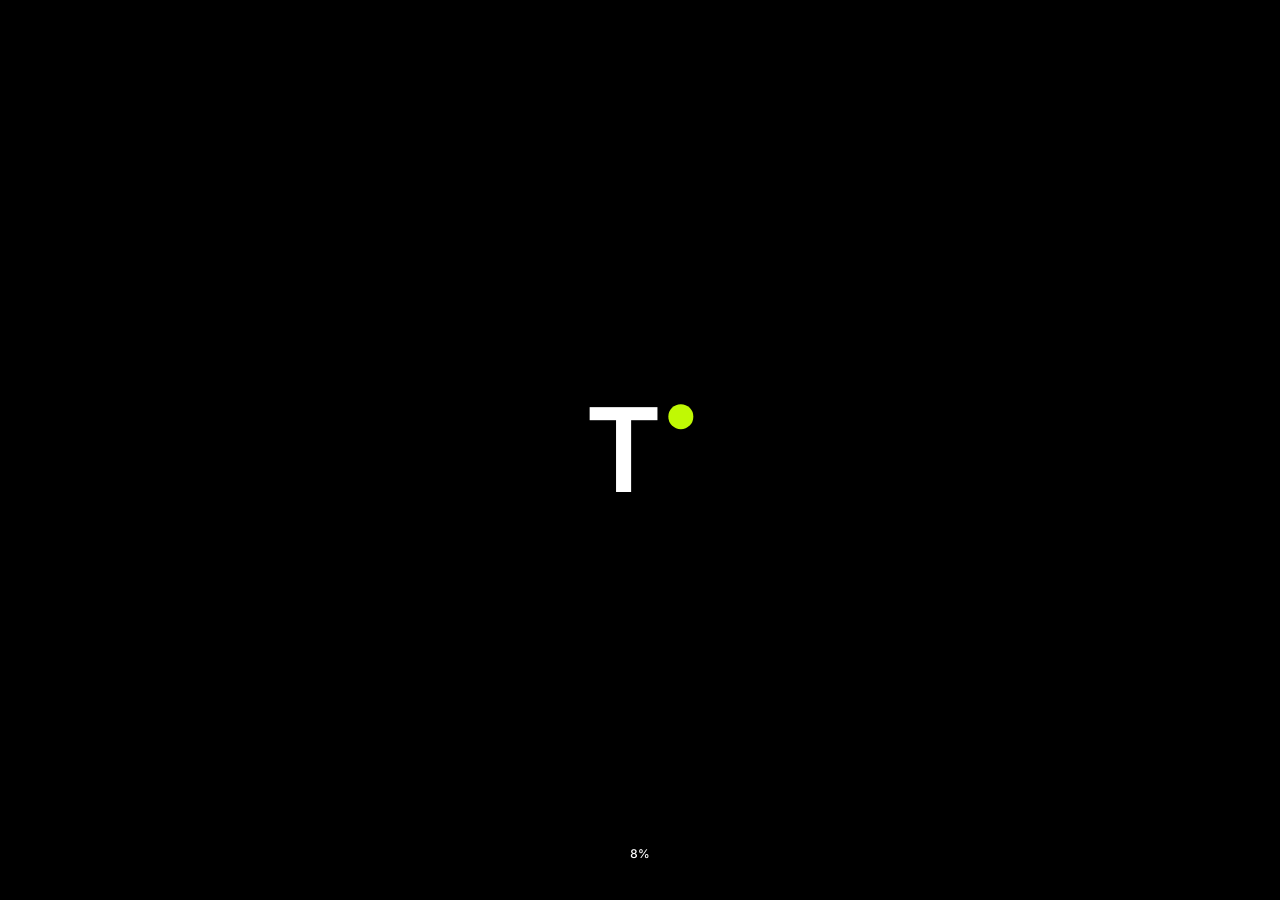
<file: first-motion/index.html>
<!doctype html><html><head><meta charset=utf8><meta name=viewport content="width=device-width,initial-scale=1,viewport-fit=cover"><style>:root{color-scheme:light;box-sizing:border-box;padding-top:env(safe-area-inset-top,0px);padding-bottom:env(safe-area-inset-bottom,0px)}html{scroll-padding-top:env(safe-area-inset-top,0px)}body{margin:0;padding:0;font:14px -apple-system,BlinkMacSystemFont,sans-serif;background:#fff;color:#000}img{max-width:100%}[hidden]:not([hidden=until-found i]){display:none!important}</style></head><body>
<title>TIDELINE First Motion</title>
<meta name="description" content="TIDELINE — a week of beginner-friendly surf lessons, ocean air and good company. Catch your first wave.">
<link rel="preconnect" href="https://fonts.googleapis.com">
<link rel="preconnect" href="https://fonts.gstatic.com" crossorigin>
<link rel="stylesheet" href="https://fonts.googleapis.com/css2?family=Archivo:wght@800&family=Inter:wght@400;500;600&display=swap">
<link rel="stylesheet" href="styles.css">
<script>document.documentElement.classList.add("js-intro")</script>
<main class="viewport" id="viewport">
  <section class="stage" id="stage" aria-label="TIDELINE — first motion, a beginner surf camp">

    <!-- the picture covers the whole screen; the text keeps the design layout, top and bottom rows stick to the screen edges -->
    <div class="scene">
    <!-- 381:130 · the photo, animated in Kling AI: the film opens under water and rises onto the photo -->
    <img class="layer photo" id="photo" src="assets/photo.jpg" width="1920" height="1080" alt="A surfer with a blue board stands on a dark rock while a wave breaks over it under a grey sky">
    <!-- two players take turns so the film runs without a break: each lap dissolves into the next -->
    <div class="films">
      <video class="film" id="filmA" width="1920" height="1080" muted playsinline preload="auto" aria-hidden="true"></video>
      <video class="film" id="filmB" width="1920" height="1080" muted playsinline preload="auto" aria-hidden="true"></video>
    </div>
    <!-- 381:131 · grunge texture, lighten 18% -->
    <img class="layer texture" src="assets/texture.jpg" width="1920" height="1080" alt="" aria-hidden="true">
    </div>

    <!-- 381:180 · Заголовок + текст: one block, placed in percent of the screen by its centre -->
    <div class="grp grp--head" data-ax="49" data-ay="563" data-fixed="1">
    <h1 class="headline" aria-label="First motion">
      <!-- a faint plain-white copy under FIRST: the overlay never goes dark over the rock, it stays a see-through white -->
      <span class="hd hd--first-base js-hide" id="firstBase" style="left:29px; top:290px" aria-hidden="true">FIRST</span>
      <span class="hd hd--first js-hide" id="first" style="left:29px; top:290px" aria-hidden="true">FIRST</span>
      <span class="hd hd--motion js-hide" id="motion" style="left:192px; top:498px" aria-hidden="true">MOTI<span class="o-ghost">O</span>N</span>
    </h1>
    <!-- 381:186 · the lime brush Ø, painted stroke by stroke -->
    <div class="lime-o js-hide" id="limeO" style="left:797px; top:418px" aria-hidden="true">
      <svg width="419" height="419" viewBox="0 0 419 419">
        <defs>
          <mask id="oMask" maskUnits="userSpaceOnUse" x="0" y="0" width="419" height="419">
            <path id="oRing" fill="none" stroke="#fff" stroke-width="80" stroke-linecap="round" stroke-linejoin="round" pathLength="1" stroke-dasharray="1 1" stroke-dashoffset="1" d=""/>
            <path id="oSlash" fill="none" stroke="#fff" stroke-width="46" stroke-linecap="round" pathLength="1" stroke-dasharray="1 1" stroke-dashoffset="1" d="M70 400 L392 14"/>
          </mask>
        </defs>
        <image href="assets/lime-o.png" width="419" height="419" mask="url(#oMask)"/>
      </svg>
      <img class="lime-o__full" id="limeFull" src="assets/lime-o.png" width="419" height="419" alt="">
      <span class="lime-o__drops" id="limeDrops"></span>
    </div>
    <p class="t deco js-hide" data-type="wave study / 001" style="left:1180px; top:507px">wave study / 001</p>
    <p class="t deco js-hide" data-type="level 01: beginner" style="left:49px; top:297px">level 01: beginner</p>
    </div>

    <!-- 381:187 · Декоративний текст -->

    <!-- 381:132 · Хедер -->
    <header class="head">
      <div class="pin pin--tl pin--front" data-ax="49" data-ay="25">
      <a class="logo" href="#top" style="left:49px; top:25px"><span class="logo__word">TIDELINE</span><span class="logo__dot">.</span></a>
      </div>
      <div class="pin pin--tr" data-ax="1354" data-ay="25">
      <nav class="menu" aria-label="Main" style="left:1354px; top:46px">
        <a class="js-hide" href="#lessons">SURF LESSONS</a>
        <a class="js-hide" href="#faq">FAQ</a>
        <a class="js-hide" href="#stay">WHERE WE STAY</a>
        <a class="js-hide" href="#contacts">CONTACTS</a>
      </nav>
      </div>
      <!-- the button keeps the top-right corner -->
      <div class="pin pin--tr" data-ax="1870" data-ay="25">
      <a class="cta js-hide" href="#book" style="left:1626px; top:51px">
        <svg class="cta__brackets" width="204" height="48" viewBox="0 0 204 48" fill="none" aria-hidden="true">
          <path class="cta__b cta__b--bottom" d="M203.5 36V47.5H0.5V36" stroke="currentColor"/>
          <path class="cta__b cta__b--top" d="M0.5 12V0.5H203.5V12" stroke="currentColor"/>
        </svg>
        <span class="cta__txt">BOOK YOUR WEEK</span>
        <svg class="cta__box" width="42" height="48" viewBox="0 0 42 48" fill="none" aria-hidden="true">
          <path class="cta__b cta__b--top" d="M0 0.5H41V12" stroke="currentColor"/>
          <path class="cta__b cta__b--bottom" d="M0 47.5H41V36" stroke="currentColor"/>
        </svg>
        <svg class="cta__arrow" width="16" height="15" viewBox="0 0 16 15" fill="none" aria-hidden="true">
          <path d="M0.499125 14.2491L15.0129 1.30737M14.4991 11.749L15.0129 1.30737L4.49915 0.749023" stroke="currentColor" stroke-width="1.5"/>
        </svg>
      </a>
      </div>
    </header>

    <!-- 381:148 · Футер -->
    <footer class="foot">
      <div class="pin pin--b" data-ax="430" data-ay="1080" data-follow="head">
      <span class="hd hd--o js-hide" id="footO" style="left:430px; top:939px" aria-hidden="true">O</span>
      </div>
      <div class="pin pin--bl" data-ax="49" data-ay="1034">
      <div class="bullets" style="left:48px; top:951px" aria-hidden="true">
        <span class="bullet js-hide">.</span><span class="bullet js-hide">.</span><span class="bullet js-hide">.</span>
      </div>
      <ul class="facts" style="left:64px; top:968px">
        <li class="js-hide">7 DAYS</li>
        <li class="js-hide">BEGINNER SURF CAMP</li>
        <li class="js-hide">20-35 AGES</li>
      </ul>
      </div>
      <p class="sr-only">A week of beginner-friendly surf lessons, ocean air, and good company. We'll help you catch your first wave, find your balance and feel more confident in the water.</p>
      <div class="pin pin--br" data-ax="1354" data-ay="1034">
      <div class="para" aria-hidden="true">
        <span class="w js-hide" style="left:1354px; top:946px">A week </span>
        <span class="w js-hide" style="left:1455px; top:946px">of   beginner-friendly </span>
        <span class="w js-hide" style="left:1722px; top:946px">surf </span>
        <span class="w js-hide" style="left:1802px; top:946px">lessons, </span>
        <span class="w js-hide" style="left:1353px; top:968px">ocean air,</span>
        <span class="w js-hide" style="left:1466px; top:968px">and good </span>
        <span class="w js-hide" style="left:1597px; top:968px">company.</span>
        <span class="w js-hide" style="left:1753px; top:968px">We'll </span>
        <span class="w js-hide" style="left:1834px; top:968px">help </span>
        <span class="w js-hide" style="left:1354px; top:990px">you catch </span>
        <span class="w js-hide" style="left:1516px; top:990px">your first </span>
        <span class="w js-hide" style="left:1629px; top:990px">wave,</span>
        <span class="w js-hide" style="left:1714px; top:990px">find   your balance</span>
        <span class="w js-hide" style="left:1353px; top:1012px">and</span>
        <span class="w js-hide" style="left:1438px; top:1012px">feel     more</span>
        <span class="w js-hide" style="left:1623px; top:1012px">confident</span>
        <span class="w js-hide" style="left:1769px; top:1012px">in the water</span>
      </div>
      </div>
    </footer>

    <!-- loading screen: on black, the T of TIDELINE and its lime dot; as the film loads the T moves left
         and the name is written out between them; the percent below. About 3 seconds. -->
    <div class="ld" id="ld" aria-hidden="true">
      <div class="ld-bg" id="ldBg"></div>
      <div class="grp ld-ui" data-ax="960" data-ay="540" data-fixed="1">
        <div class="ld-tm"><span class="ld-t" id="ldT">TIDELINE</span></div>
        <span class="ld-dot" id="ldDot"></span>
      </div>
      <div class="grp ld-ui" data-ax="960" data-ay="1034">
        <p class="ld-pct" id="ldPct" style="left:860px; top:1012px">0%</p>
      </div>
    </div>
    <span class="sr-only" role="status" id="ldA11y">Loading</span>
  </section>
</main>
<script src="main.js"></script>

</body></html>
</file>
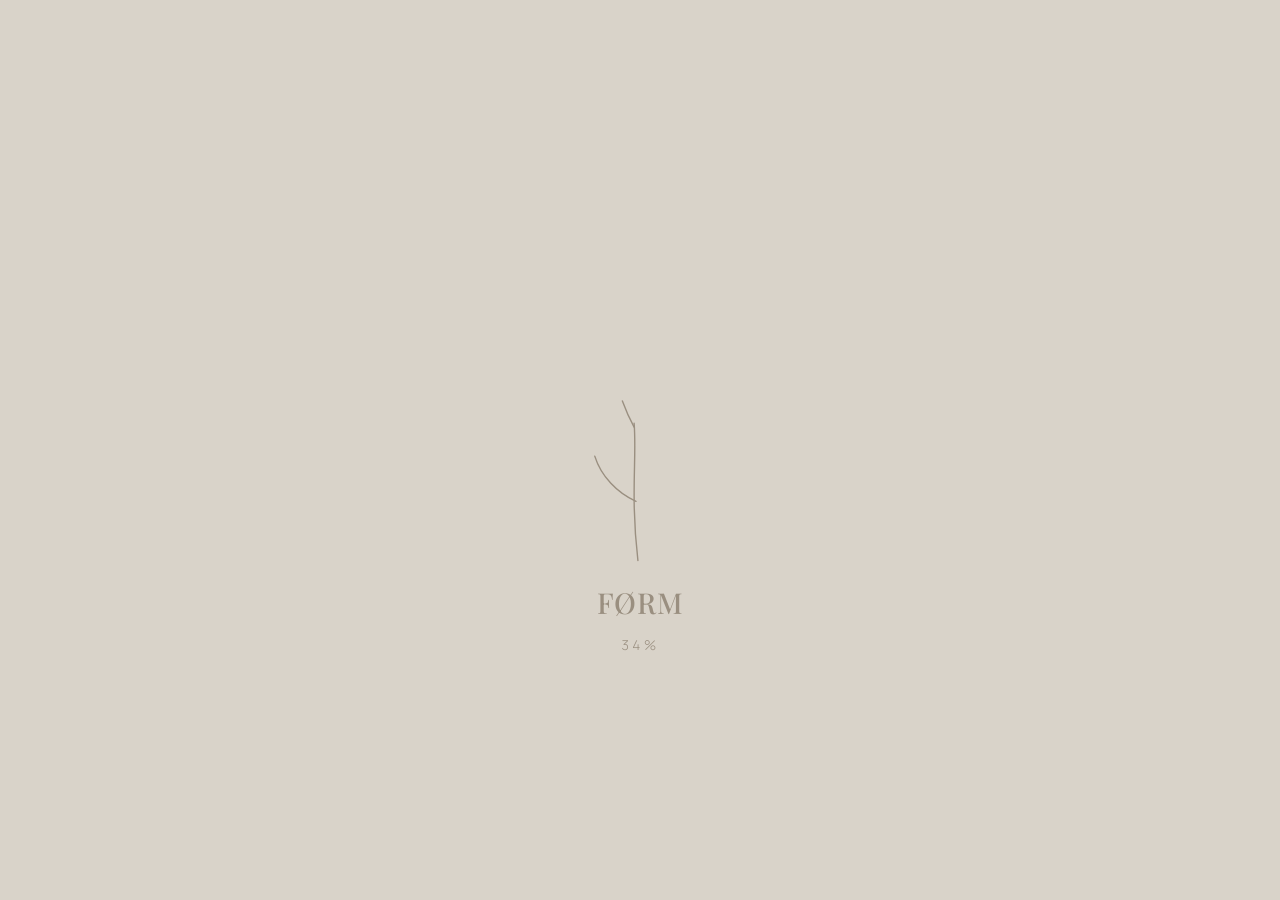
<file: form/index.html>
<!doctype html><html><head><meta charset=utf8><meta name=viewport content="width=device-width,initial-scale=1,viewport-fit=cover"><style>:root{color-scheme:light;box-sizing:border-box;padding-top:env(safe-area-inset-top,0px);padding-bottom:env(safe-area-inset-bottom,0px)}html{scroll-padding-top:env(safe-area-inset-top,0px)}body{margin:0;padding:0;font:14px -apple-system,BlinkMacSystemFont,sans-serif;background:#fff;color:#000}img{max-width:100%}[hidden]:not([hidden=until-found i]){display:none!important}</style></head><body>
<title>FØRM Skincare</title>
<meta name="description" content="FØRM — skincare for sensitive skin. Concise formulas, clear ingredients, purposeful daily care.">
<link rel="preconnect" href="https://fonts.googleapis.com">
<link rel="preconnect" href="https://fonts.gstatic.com" crossorigin>
<link rel="stylesheet" href="https://fonts.googleapis.com/css2?family=Manrope:wght@300;400;600;700&family=Playfair+Display:wght@400;500;600&display=swap">
<link rel="stylesheet" href="styles.css">
<script>document.documentElement.classList.add("js-intro")</script>
<main class="viewport" id="viewport">
  <!-- the film and the headline, drawn at the screen's own pixels (sharp text) -->
  <canvas class="film-gl" id="filmGL" aria-hidden="true"></canvas>
  <section class="stage" id="stage" aria-label="FØRM — skincare for sensitive skin">

    <!-- 427:30 · the picture: our film of the photo (she blinks, the calla lies on the ledge), her at 90 % on
         the bottom edge. The film is 2560×1440 (the Figma frame in the middle, wall and ledge around it) and carries
         a matte of her head below the picture: the canvas draws the film and puts the headline behind her hair. -->
    <div class="scene" id="scene">
      <div class="film-box">
        <video class="film" id="filmA" width="2560" height="1952" muted playsinline preload="auto" aria-label="A woman with wet red curls rests her cheek on her hand beside two dew me face cream tubes; a white calla lily lies on the ledge"></video>
        <video class="film" id="filmB" width="2560" height="1952" muted playsinline loop preload="auto" aria-hidden="true"></video>
      </div>
      <canvas class="fx" id="fx" aria-hidden="true"></canvas>
    </div>

    <!-- 475:48 · headline (drawn in the film, behind her hair) -->
    <h1 class="sr-only">Made for skin that feels more</h1>

    <div class="cursor" id="cursor" aria-hidden="true"></div>

    <!-- 427:59 · logo -->
    <div class="grp" data-ax="960" data-ay="50">   <!-- Figma 522:17 · Playfair SemiBold 35, centred on 960.5 as in Figma (web glyphs are ~4px wider) -->
      <a class="logo js-in" href="#top" style="left:907px; top:37px">FØRM</a>
    </div>
    <!-- 427:60 · menu -->
    <nav aria-label="Main">
      <!-- Figma 522:18 · Our approach in the logo's old place -->
      <div class="grp" data-ax="48" data-ay="44">
        <a class="t t--nav js-in" href="#approach" style="left:48px; top:44px">Our approach </a>
      </div>
      <!-- Figma 522:21 · 522:22 -->
      <div class="grp" data-ax="443" data-ay="44">
        <a class="t t--nav js-in" href="#skin-guide" style="left:443px; top:44px">Skin guide</a>
        <a class="t t--nav js-in" href="#ingredients" style="left:443px; top:67px">Ingredients</a>
      </div>
    </nav>
    <!-- 427:52 · contact + menu button -->
    <div class="grp" data-ax="1583" data-ay="50">
      <a class="contact js-in" href="#contact" style="left:1583px; top:50px"><span>Contact us</span></a>
      <button class="burger js-in" type="button" aria-label="Open menu" style="left:1810px; top:58px">
        <svg width="60" height="17" viewBox="0 0 60 17" fill="none" aria-hidden="true">
          <line class="burger__l1" y1="1" x2="60" y2="1" stroke="currentColor"/>
          <line class="burger__l2" y1="16" x2="60" y2="16" stroke="currentColor"/>
        </svg>
      </button>
    </div>

    <!-- 474:47 · product card -->
    <div class="grp" data-ax="50" data-ay="608">
      <a class="card js-in" href="#dew-me" style="left:50px; top:539px">
        <span class="card__pic"><img src="assets/tube.png" width="88" height="143" alt="dew me hydrating face cream, black tube"></span>
        <span class="card__body">
          <span class="card__text">
            <span class="card__title">Dew me</span>
            <span class="card__desc">A gentle everyday formula designed for sensitive skin</span>
          </span>
          <span class="card__row">
            <span class="card__size">30 servings</span>
            <span class="card__go" aria-hidden="true">
              <svg width="12" height="19" viewBox="-1 -1.25 11.5 19" fill="none"><path d="M0 0L9.5 8L0 16.5" stroke="currentColor"/></svg>
            </span>
          </span>
        </span>
      </a>
    </div>

    <!-- 427:48 -->
    <div class="grp" data-ax="50" data-ay="1032">
      <p class="t t--body js-words" style="left:50px; top:932px; width:394px">Sensitive skin deserves thoughtful care. We focus on concise formulas,
clear ingredients, and purposeful
daily care so you can understand you 
routine, not guess</p>
    </div>

    <!-- 486:63 · Shop now -->
    <div class="grp" data-ax="1583" data-ay="1030">   <!-- Figma 522:41 -->
      <a class="shop js-in" href="#shop" style="left:1583px; top:988px">
        <span class="shop__txt">Shop now</span>
        <svg class="shop__arrow" width="28" height="19" viewBox="-0.9 -0.9 27.3 18.3" fill="none" aria-hidden="true">
          <path d="M25 8H0" stroke="currentColor" stroke-width="1.8" stroke-linecap="round"/>
          <path d="M17.27 0L25.5 8L17.27 16.5" stroke="currentColor" stroke-width="1.8" stroke-linecap="round" stroke-linejoin="round"/>
        </svg>
      </a>
    </div>
  </section>

  <!-- loading screen: a calla lily drawn in one line, a drop of cream, a ripple that opens the page -->
  <div class="loader" id="loader" role="status" aria-live="polite" aria-label="Loading">
    <div class="loader__inner">
      <svg class="loader__lily" id="loaderLily" viewBox="0 0 220 340" fill="none" aria-hidden="true">
        <path class="ln ln--stem" pathLength="1" d="M104 186 C 107 222, 100 262, 108 330"/>
        <path class="ln ln--leaf" pathLength="1" d="M106 268 C 84 258, 66 238, 61 214 C 84 222, 100 242, 106 268"/>
        <path class="ln ln--leafvein" pathLength="1" d="M104 262 C 90 250, 77 236, 68 222"/>
        <path class="ln ln--spathe" pathLength="1" d="M104 190 C 92 168, 80 134, 80 104 C 80 78, 96 52, 124 38 C 140 30, 156 24, 168 14 C 164 34, 152 58, 140 78 C 136 110, 124 150, 104 190 Z"/>
        <path class="ln ln--fold" pathLength="1" d="M140 78 C 132 92, 120 100, 106 104 C 96 106, 86 106, 80 104"/>
        <path class="ln ln--curl" pathLength="1" d="M124 38 C 128 56, 134 68, 140 78"/>
        <path class="ln ln--spadix" pathLength="1" d="M104 152 C 102 132, 103 114, 108 98"/>
        <ellipse class="drop" id="drop" cx="168" cy="14" rx="0" ry="0"/>
        <ellipse class="ripple" id="ripple1" cx="168" cy="332" rx="0" ry="0"/>
        <ellipse class="ripple" id="ripple2" cx="168" cy="332" rx="0" ry="0"/>
      </svg>
      <p class="loader__brand">FØRM</p>
      <p class="loader__count"><span id="loaderNum">0</span>%</p>
    </div>
  </div>
</main>
<script src="main.js"></script>

</body></html>
</file>
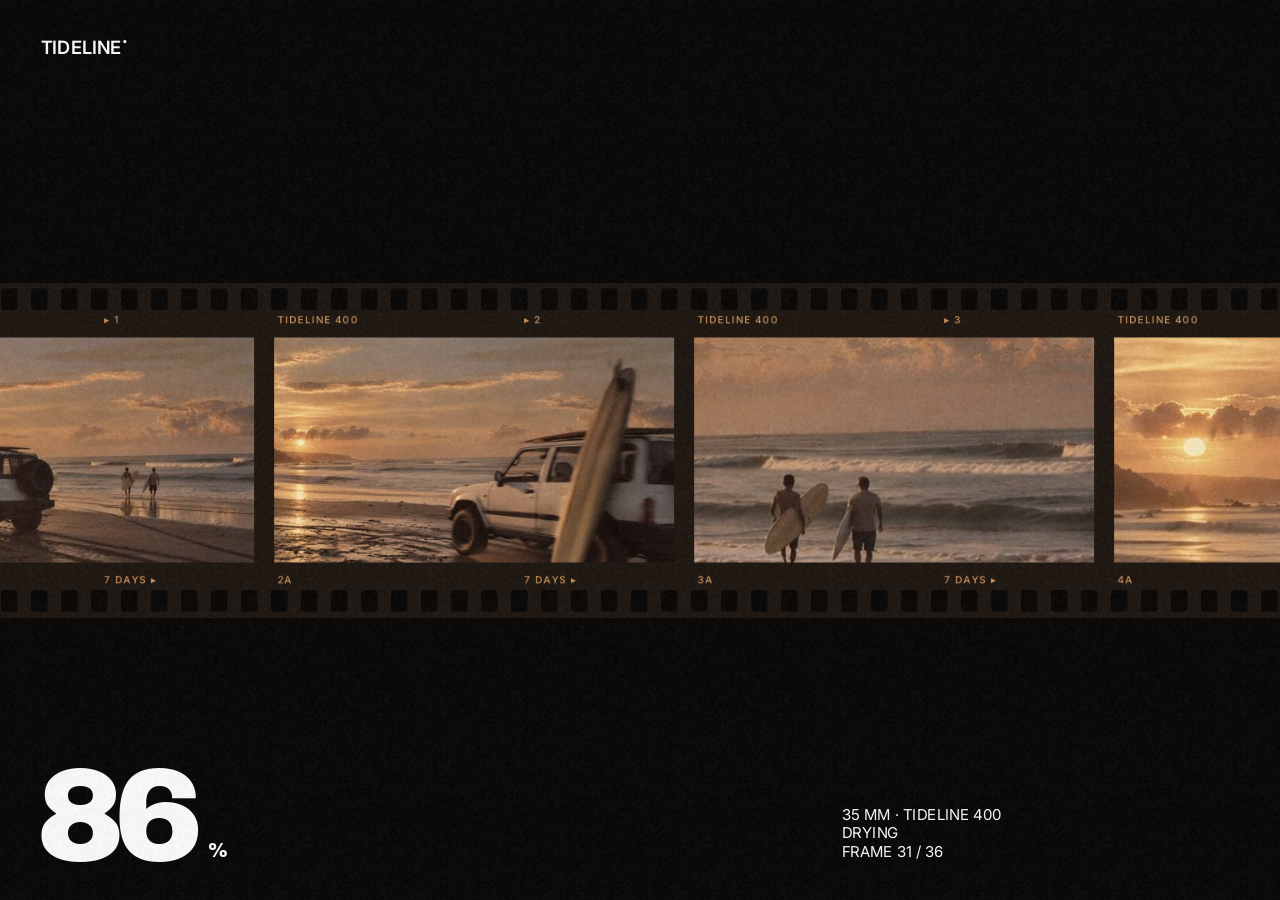
<file: tideline/index.html>
<!doctype html><html><head><meta charset=utf8><meta name=viewport content="width=device-width,initial-scale=1,viewport-fit=cover"><style>:root{color-scheme:light;box-sizing:border-box;padding-top:env(safe-area-inset-top,0px);padding-bottom:env(safe-area-inset-bottom,0px)}html{scroll-padding-top:env(safe-area-inset-top,0px)}body{margin:0;padding:0;font:14px -apple-system,BlinkMacSystemFont,sans-serif;background:#fff;color:#000}img{max-width:100%}[hidden]:not([hidden=until-found i]){display:none!important}</style></head><body>
<title>TIDELINE Surf Parked</title>
<meta name="description" content="TIDELINE — a week of beginner-friendly surf lessons, ocean air and good company.">
<link rel="preconnect" href="https://fonts.googleapis.com">
<link rel="preconnect" href="https://fonts.gstatic.com" crossorigin>
<link rel="stylesheet" href="https://fonts.googleapis.com/css2?family=Archivo+Black&family=Archivo:wght@400&family=Inter:wght@400;500;600&display=swap">
<link rel="stylesheet" href="styles.css">
<link rel="stylesheet" href="loader.css">
<script>document.documentElement.classList.add("js-intro")</script>
<main class="viewport" id="viewport">
  <section class="stage" id="stage" aria-label="TIDELINE — beginner surf camp on the ocean">

    <!-- the film (Kling AI): the car stays parked, the waves roll in and two surfers walk to the sea.
         The file is 1920×1416: below the picture it carries the matte of the surfers, so they can be lifted
         in front of the headline in step with every frame. -->
    <!-- the picture covers the whole screen; text keeps the design's layout, top and bottom rows stick to the screen edges -->
    <div class="scene">
    <div class="film-box">
      <video class="film film--packed" id="film" poster="assets/poster_packed.jpg" width="1920" height="1416" muted playsinline loop preload="auto" aria-label="A white 4x4 with longboards parked on the beach at sunset while two surfers walk to the sea"></video>
    </div>
    </div>

    <!-- 338:46 · 338:47 -->
    <div class="pin pin--bl" data-ax="49" data-ay="1035">
    <p class="t t--seven" id="seven" style="left:43px; top:890px"><span class="seven__num">7</span> </p>
    <p class="t t--days js-in" style="left:124px; top:1009px">DAYS</p>
    </div>

    <!-- 323:39 · Заголовок -->
    <h1 class="headline" data-ax="1096" data-ay="440" aria-label="Start surfing here">
            <span class="hl hl--start" style="left:985.94px; top:180.49px; width:712.86px" aria-hidden="true">START</span>
      <span class="hl" style="left:493px; top:331px; width:958.72px" aria-hidden="true">SURFING</span>
      <span class="hl" style="left:843px; top:481px; width:589.4px" aria-hidden="true">HERE</span>
    </h1>

    <!-- 327:87 · Текст -->
    <div class="copy" data-ax="49" data-ay="245">
      <p class="t t--copy js-wash" style="right:1636px; top:215px">A week      of      beginner </p>
      <p class="t t--copy js-wash" style="right:1636px; top:235px">friendly  surf  lessons</p>
      <p class="t t--copy js-wash" style="right:1636px; top:255px"> ocean air AND</p>
      <p class="t t--copy js-wash" style="right:1439px; top:255px">good company</p>
      <p class="t t--copy t--copy3 js-wash" style="right:1157px; top:216px"> We'll help  you       catch
your
first wave</p>
    </div>

    <!-- 338:41 · Хедер -->
    <header class="head">
      <div class="pin pin--tl" data-ax="48" data-ay="31">
      <a class="logo js-in" href="#top" style="left:48px; top:31px"><span class="logo__word">TIDELINE</span><span class="logo__dot">.</span></a>
      </div>
      <div class="pin pin--tr" data-ax="1393" data-ay="31" data-hx="1096">
      <nav class="menu" aria-label="Main" style="left:1393px; top:51px">
        <a class="js-in" href="#lessons">SURF LESSONS</a>
        <a class="js-in" href="#faq">FAQ</a>
        <a class="js-in" href="#stay">WHERE WE STAY</a>
        <a class="js-in" href="#contacts">CONTACTS</a>
      </nav>
      </div>
      <!-- the button keeps its own place in the top-right corner, as before -->
      <div class="pin pin--tr" data-ax="1870" data-ay="31">
      <a class="cta js-in" href="#book" style="left:1625px; top:50px">
        <svg class="cta__brackets" width="204" height="48" viewBox="0 0 204 48" fill="none" aria-hidden="true">
          <path class="cta__b cta__b--bottom" d="M203.5 36V47.5H0.5V36" stroke="currentColor"/>
          <path class="cta__b cta__b--top" d="M0.5 12V0.5H203.5V12" stroke="currentColor"/>
        </svg>
        <span class="cta__txt">BOOK YOUR WEEK</span>
        <svg class="cta__box" width="42" height="48" viewBox="0 0 42 48" fill="none" aria-hidden="true">
          <path class="cta__b cta__b--top" d="M0 0.5H41V12" stroke="currentColor"/>
          <path class="cta__b cta__b--bottom" d="M0 47.5H41V36" stroke="currentColor"/>
        </svg>
        <svg class="cta__arrow" width="16" height="15" viewBox="0 0 16 15" fill="none" aria-hidden="true">
          <path d="M0.499125 14.2491L15.0129 1.30737M14.4991 11.749L15.0129 1.30737L4.49915 0.749023" stroke="currentColor" stroke-width="1.5"/>
        </svg>
      </a>
      </div>
    </header>

    <!-- 338:45 · Frame 19 -->
    <div class="pin pin--br" data-ax="1394" data-ay="1035" data-hx="1096">
    <div class="facts" style="left:1394px; top:967px">
      <p class="t t--fact js-wash">BEGINNER    SURF   CAMP</p>
      <p class="t t--fact js-wash">20-35  AGES</p>
      <p class="t t--fact js-wash">ALL LEVELS    WELCOME</p>
    </div>
    </div>

    
    <!-- film controls (added; not in the design) -->
    <!-- 346:92 · as in the frame, the car and the surfers stand in front of the headline -->
    <div class="scene">
    <img class="layer fg-car" id="fgCar" src="assets/car.png" width="785" height="629" alt="" style="left:180px; top:332px">
    <canvas class="layer fg-guys" id="fgGuys" width="380" height="330" aria-hidden="true" style="left:1180px; top:480px"></canvas>
    </div>

    <div class="pin pin--b" data-ax="960" data-ay="1035">
    <div class="film-ui" style="left:860px; top:1006px">
      <button class="film-btn" id="replayBtn" type="button" hidden>[ REPLAY ]</button>
    </div>
    </div>
    <button class="film-play" id="playBtn" type="button" hidden>[ PLAY THE FILM ]</button>
  </section>
</main>
<script src="loader.js"></script>
<script src="main.js"></script>

</body></html>
</file>
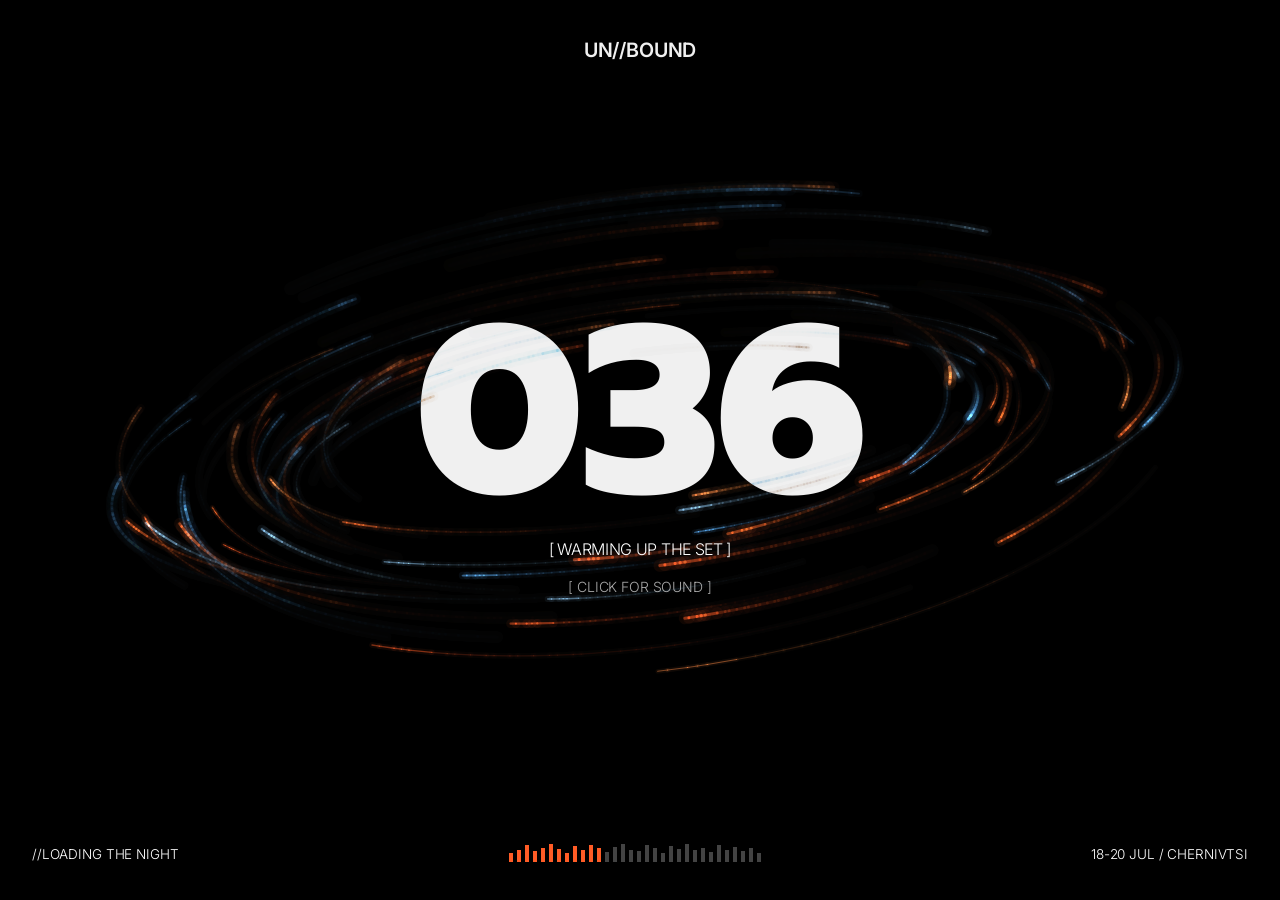
<file: unbound/index.html>
<!doctype html><html><head><meta charset=utf8><meta name=viewport content="width=device-width,initial-scale=1,viewport-fit=cover"><style>:root{color-scheme:light;box-sizing:border-box;padding-top:env(safe-area-inset-top,0px);padding-bottom:env(safe-area-inset-bottom,0px)}html{scroll-padding-top:env(safe-area-inset-top,0px)}body{margin:0;padding:0;font:14px -apple-system,BlinkMacSystemFont,sans-serif;background:#fff;color:#000}img{max-width:100%}[hidden]:not([hidden=until-found i]){display:none!important}</style></head><body>
<title>UN//BOUND Festival v4</title>
<meta name="description" content="UN//BOUND — 3 days of electronic music in an old industrial space. Chernivtsi, 18–20 July.">
<link rel="preconnect" href="https://fonts.googleapis.com">
<link rel="preconnect" href="https://fonts.gstatic.com" crossorigin>
<link rel="stylesheet" href="https://fonts.googleapis.com/css2?family=Archivo+Black&family=Inter:wght@300;400;500;600;800&family=Prompt:wght@800&display=swap">
<link rel="stylesheet" href="styles.css">
<script>document.documentElement.classList.add("js-intro")</script>
<main class="viewport" id="viewport">
  <section class="stage" id="stage" aria-label="UN//BOUND — electronic music festival">

    <!-- 200:214 · Неоновий дим і світлові спіралі -->
    <img class="photo photo--bg" id="bg" src="assets/bg.jpg" width="1920" height="1081" alt="">

    <!-- (orbiting light trails removed; the canvas stays empty for the script) -->
    <canvas class="fx fx--trails" id="fxTrails" aria-hidden="true" hidden></canvas>

    <!-- 221:39 · Заголовок -->
    <h1 class="headline" aria-label="Let the electric energy take over tonight">
      <span class="hl hl--archivo" data-line="3" style="left:404px; top:693px" aria-hidden="true">OVER</span>
      <span class="hl hl--archivo" data-line="4" style="left:407px; top:809px" aria-hidden="true">TONIGHT</span>
      <span class="hl hl--prompt hl--tight" data-line="1" style="left:49px; top:110px" aria-hidden="true">THE ELECTRIC ENERGY</span>
      <span class="hl hl--prompt hl--tight" data-line="2" style="left:1455px; top:235px" aria-hidden="true">take</span>
      <span class="hl hl--prompt" data-line="0" style="left:43px; top:-15px" aria-hidden="true">let</span>
    </h1>

    <!-- 200:216 · 10 px above Figma: in the browser OVER sits 2.5 px higher, so the label clears its caps by ~6 px -->
    <p class="t t--light16 t--wide" data-scramble style="left:409px; top:694px">[ GO INSANE FEEL IT ]</p>

    <!-- 218:34 · Текст інформативний -->
    <div class="info" data-scramble>
      <div class="info__block" style="left:1408px; top:719px; width:307px">
        <p>                 Three   days </p>
        <p>of electronic sound,    raw </p>
        <p>industrial spaces, immersive       visuals </p>
      </div>
      <div class="info__block" style="left:1486px; top:798px; width:241px">
        <p>and   people   who </p>
        <p>came to feel  something     different</p>
      </div>
    </div>

    <!-- 221:40 · Футер -->
    <footer class="foot">
      <p class="t t--light16" data-scramble style="left:49px; top:994px">//AN OLD<br>INDUSTRIAL SPACE</p>
      <p class="t t--xbold18 t--accent age" data-scramble style="left:926px; top:1012px">18+ ONLY</p>
      <p class="t t--medium18" data-scramble style="left:869px; top:994px">CHERNIVTSI / UKRAINE</p>
      <p class="t t--light16 t--right" data-scramble style="right:48px; top:994px">//A NEW KIND OF<br>NIGHT</p>
    </footer>

    <!-- 200:223 · cut-out (head over the headline) -->
    <img class="photo photo--person" id="person" src="assets/person.png" width="1920" height="1080" alt="">
    <!-- soft light lift on the face so the head matches the lit body (fades out toward the neck) -->
    <img class="photo photo--lift" id="personLift" src="assets/person.png" width="1920" height="1080" alt="" aria-hidden="true">

    <!-- FX over the whole figure, so the head and body get the same light: halo glow + fog / bass dust / sound rings -->
    <div class="halo" id="halo" aria-hidden="true"></div>
    <canvas class="fx fx--fog" id="fxFog" aria-hidden="true"></canvas>

    <!-- FX: exhaled smoke in front of the face -->
    <canvas class="fx fx--smoke" id="fxSmoke" aria-hidden="true"></canvas>

    <!-- dates -->
    <p class="t t--reg24" data-scramble style="left:48px; top:517px">3 DAYS / 1 FACTORY</p>
    <p class="t t--reg25" data-scramble style="left:49px; top:540px">18-20</p>
    <p class="t t--medium16" data-scramble style="left:117px; top:549px">JUL</p>

    <!-- sound toggle (added: plays the generated UN//BOUND loop) -->
    <button class="sound" id="soundBtn" type="button" aria-pressed="false" style="left:49px; top:604px">
      <span class="sound__eq" aria-hidden="true"><i></i><i></i><i></i><i></i></span>
      <span class="sound__txt">[ SOUND OFF ]</span>
    </button>

    <!-- 221:38 · Хедер -->
    <header class="head">
      <a class="t logo" href="#top" data-scramble style="left:891px; top:45px">UN//BOUND</a>
      <nav class="menu" aria-label="Main" style="left:1485.5px; top:48px">
        <a href="#lineup" data-scramble>LINEUP</a>
        <a href="#experience" data-scramble>EXPERIENCE</a>
        <a href="#info" data-scramble>INFO</a>
        <a href="#faq" data-scramble>FAQ</a>
      </nav>
      <p class="t t--light16 t--wide" data-scramble style="left:409px; top:48px">[ KEEP MOVING ]</p>
      <a class="ticket" href="#tickets" style="left:1682px; top:45px">
        <span class="ticket__br ticket__br--l" aria-hidden="true">[</span>
        <span class="ticket__txt" data-scramble>GET YOUR TICKET</span>
        <span class="ticket__br ticket__br--r" aria-hidden="true">]</span>
      </a>
    </header>

    <div class="flash" id="flash" aria-hidden="true"></div>
  </section>
  <!-- loading screen: the set warms up, then drops -->
  <div class="loader" id="loader" role="status" aria-label="Loading UN//BOUND">
    <div class="ld-cut" aria-hidden="true"><i style="--i:0"></i><i style="--i:1"></i><i style="--i:2"></i><i style="--i:3"></i><i style="--i:4"></i><i style="--i:5"></i><i style="--i:6"></i><i style="--i:7"></i><i style="--i:8"></i><i style="--i:9"></i><i style="--i:10"></i><i style="--i:11"></i></div>
    <canvas class="ld-canvas" id="loaderCanvas" aria-hidden="true"></canvas>
    <div class="ld-ui">
      <p class="ld-logo">UN//BOUND</p>
      <div class="ld-center">
        <p class="ld-num" aria-hidden="true"><span id="loaderNum">000</span></p>
        <p class="ld-tag" id="loaderTag">[ WARMING UP THE SET ]</p>
        <button class="ld-sound" id="loaderSound" type="button">[ CLICK FOR SOUND ]</button>
      </div>
      <div class="ld-foot">
        <span>//LOADING THE NIGHT</span>
        <div class="ld-eq" aria-hidden="true"><i style="--h:0.35"></i><i style="--h:0.6"></i><i style="--h:0.9"></i><i style="--h:0.5"></i><i style="--h:0.75"></i><i style="--h:1"></i><i style="--h:0.65"></i><i style="--h:0.4"></i><i style="--h:0.85"></i><i style="--h:0.55"></i><i style="--h:0.95"></i><i style="--h:0.7"></i><i style="--h:0.45"></i><i style="--h:0.8"></i><i style="--h:1"></i><i style="--h:0.6"></i><i style="--h:0.5"></i><i style="--h:0.9"></i><i style="--h:0.7"></i><i style="--h:0.4"></i><i style="--h:0.85"></i><i style="--h:0.65"></i><i style="--h:1"></i><i style="--h:0.55"></i><i style="--h:0.75"></i><i style="--h:0.45"></i><i style="--h:0.9"></i><i style="--h:0.6"></i><i style="--h:0.8"></i><i style="--h:0.5"></i><i style="--h:0.7"></i><i style="--h:0.35"></i></div>
        <span>18-20 JUL / CHERNIVTSI</span>
      </div>
      <span class="sr-only" id="loaderStatus">0%</span>
    </div>
    <div class="ld-flash" aria-hidden="true"></div>
  </div>
</main>
<script src="audio.js"></script>
<script src="loader.js"></script>
<script src="main.js"></script>

</body></html>
</file>
<file: first-motion/styles.css>
/* Layout: one 1920×1080 stage placed 1:1 with the Figma frame "12. Серф-школа на океані(223)",
   scaled as a whole to fit the window so every offset stays as designed. */
:root {
  --white: #ffffff;
  --night: #000000;
  --lime: #b8f602;          /* CTA */
  --lime-dot: #c0f904;      /* logo dot */
  --lime-bullet: #baf501;   /* footer bullets */
  --sea-top: #8c9fa0;       /* first frame of the film, under water */
  --sea-mid: #2d505a;
  --sea-deep: #164255;

  --f-block: "Archivo", "Arial Black", Arial, sans-serif;
  --f-ui: "Inter", "Helvetica Neue", Arial, sans-serif;

  --s: 0.5;
  --swell: cubic-bezier(.22, .9, .25, 1);
  color-scheme: dark;
}

html, body { height: 100%; }
body {
  margin: 0;
  background: var(--night);
  color: var(--white);
  overflow: hidden;
  -webkit-font-smoothing: antialiased;
  -moz-osx-font-smoothing: grayscale;
}
.viewport { position: relative; width: 100%; height: 100%; overflow: hidden; background: var(--night); }
.stage {
  position: absolute;
  left: 0;
  top: 0;
  width: 1920px;
  height: 1080px;
  transform: translate(var(--tx, 0), var(--ty, 0)) scale(var(--s));
  transform-origin: 0 0;
  overflow: hidden;
  background: var(--night);
  -webkit-user-select: none;
  user-select: none;
}

/* ---------- picture ---------- */
.layer, .film { position: absolute; left: 0; top: 0; display: block; max-width: none; pointer-events: none; }
.film { width: 1920px; height: 1080px; object-fit: cover; background: var(--sea-mid); }
.photo { width: 1920px; height: 1080px; opacity: 0; }
.texture { width: 1920px; height: 1080px; mix-blend-mode: lighten; opacity: .18; }

/* ---------- type ---------- */
.t { position: absolute; margin: 0; color: var(--white); white-space: pre; }
.headline { position: absolute; inset: 0; margin: 0; font-size: 0; pointer-events: none; }
.hd {
  position: absolute;
  display: block;
  font-family: var(--f-block);
  font-weight: 800;
  font-size: 285px;
  line-height: 310px;              /* "normal" for Archivo at 285px, the 310px text box in Figma */
  letter-spacing: -19.95px;        /* -7% */
  color: var(--white);
  white-space: nowrap;
}
.hd--first { mix-blend-mode: overlay; }
.hd--first-base { opacity: .35; }       /* under the overlay: dark rock lifts to a light see-through white, light areas stay white */
.o-ghost { color: transparent; }   /* the white O of MOTION gives its place to the lime brush Ø */
.hd .ch { display: inline-block; white-space: pre; }

.lime-o { position: absolute; width: 419px; height: 419px; }
.lime-o svg, .lime-o__full { position: absolute; left: 0; top: 0; display: block; }
.lime-o__full { opacity: 0; }
.lime-o__drops { position: absolute; inset: 0; pointer-events: none; }
.drop { position: absolute; width: 7px; height: 7px; margin: -3.5px 0 0 -3.5px; border-radius: 50%; background: var(--lime); }

.deco {
  font-family: var(--f-ui);
  font-weight: 400;
  font-size: 16px;
  line-height: 19px;
  letter-spacing: -0.8px;
  text-transform: lowercase;
}

/* header */
.logo { position: absolute; z-index: 30; display: block; width: 106px; height: 46px; color: var(--white); text-decoration: none; font-family: var(--f-ui); }
.logo__word { position: absolute; left: 0; top: 19px; font-weight: 600; font-size: 22px; line-height: 27px; white-space: nowrap; }
.logo__dot { position: absolute; left: 98px; top: 0; font-weight: 500; font-size: 28px; line-height: 34px; color: var(--lime-dot); transform-origin: 50% 80%; }
.logo:hover .logo__dot { animation: bob 1.2s ease-in-out infinite; }
@keyframes bob { 50% { transform: translateY(-5px); } }

.menu { position: absolute; display: flex; flex-direction: column;   align-items: flex-start;            /* each link only as wide as its word, so the underline fits it */
}
.menu a {
  position: relative;
  margin-bottom: -2px;
  font-family: var(--f-ui);
  font-weight: 400;
  font-size: 18px;
  line-height: 22px;
  letter-spacing: 0.18px;
  color: var(--white);
  text-decoration: none;
  white-space: nowrap;
}
.menu a:last-child { margin-bottom: 0; }
.menu a::after {
  content: "";
  position: absolute;
  left: 0; right: 0; bottom: 2px;
  height: 1.5px;
  background: var(--lime);
  transform: scaleX(0);
  transform-origin: 100% 50%;
  transition: transform .5s var(--swell);
}
.menu a:hover::after, .menu a:focus-visible::after { transform: scaleX(1); transform-origin: 0 50%; }

.cta { position: absolute; width: 244px; height: 48px; color: var(--lime); text-decoration: none; }
.cta__brackets { position: absolute; left: 0; top: 0; overflow: visible; }
.cta__b { transition: transform .5s var(--swell); }
.cta__txt { position: absolute; left: 20px; top: 13px; font-family: var(--f-ui); font-weight: 500; font-size: 18px; line-height: 22px; white-space: nowrap; }
.cta__box { position: absolute; left: 203px; top: 0; overflow: visible; }
.cta__arrow { position: absolute; left: 215.5px; top: 16.5px; overflow: visible; }   /* the arrow stays put, like the text */
.cta:hover .cta__b--top, .cta:focus-visible .cta__b--top { transform: translateY(-4px); }
.cta:hover .cta__b--bottom, .cta:focus-visible .cta__b--bottom { transform: translateY(4px); }
a:focus-visible { outline: 1px dashed var(--lime); outline-offset: 5px; }

/* footer */
.bullets { position: absolute; display: flex; flex-direction: column; }
.bullet {
  display: block;
  margin-bottom: -17px;
  font-family: var(--f-ui);
  font-weight: 500;
  font-size: 32px;
  line-height: 39px;
  color: var(--lime-bullet);
  transform-origin: 50% 70%;
}
.bullet:last-child { margin-bottom: 0; }
.facts { position: absolute; margin: 0; padding: 0; list-style: none; }
.facts li { margin: 0; font-family: var(--f-ui); font-weight: 400; font-size: 18px; line-height: 22px; white-space: nowrap; }
.para .w { position: absolute; font-family: var(--f-ui); font-weight: 400; font-size: 18px; line-height: 22px; white-space: pre; }

/* ---------- loading screen ---------- */
.ld { position: absolute; inset: 0; z-index: 20; pointer-events: none; }
.ld-sea { position: absolute; left: 0; top: 0; width: 1920px; height: 1080px; display: block; }
.ld-label { transition: opacity .5s ease; }
.ld.is-out .ld-label { opacity: 0; }
.sr-only { position: absolute; width: 1px; height: 1px; overflow: hidden; clip: rect(0 0 0 0); white-space: nowrap; }

/* hidden until the intro brings them in (only while the script runs it) */
.js-intro .js-hide { visibility: hidden; }
.js-intro .is-shown { visibility: visible; }

@media (prefers-reduced-motion: reduce) {
  .js-intro .js-hide { visibility: visible; }
  .photo { opacity: 1; }
  .lime-o__full { opacity: 1; }
  .lime-o svg { display: none; }
}

/* ---------- v2: continuous film, liquid headline, graffiti loader ---------- */
.fx-defs { position: absolute; width: 0; height: 0; overflow: hidden; }
.photo { opacity: 1; }
.film { opacity: 0; }
.film.is-on { opacity: 1; }

/* the CTA moves as one piece: the arrow box opens together with the brackets */
.cta__box { overflow: visible; }
.cta__k { transition: transform .5s var(--swell); }
.cta:hover .cta__k--top, .cta:focus-visible .cta__k--top { transform: translateY(-4px); }
.cta:hover .cta__k--bottom, .cta:focus-visible .cta__k--bottom { transform: translateY(4px); }
.films { position: absolute; left: 0; top: 0; width: 1920px; height: 1080px; isolation: isolate; pointer-events: none; }

/* ---------- adaptive: picture covers the screen, top and bottom rows stick to its edges ---------- */
.stage { overflow: visible; }
.scene { position: absolute; left: 0; top: 0; width: 1920px; height: 1080px; transform: scale(var(--k, 1)); transform-origin: 50% 50%; pointer-events: none; }
.pin { position: absolute; left: 0; top: 0; width: 1920px; height: 1080px; pointer-events: none; }
.pin > * { pointer-events: auto; }
.pin--front { z-index: 30; }
.pin--tl { transform: translate(calc(var(--pl, 0) * 1px), calc(var(--pt, 0) * 1px)); }
.pin--tr { transform: translate(calc(var(--pr, 0) * 1px), calc(var(--pt, 0) * 1px)); }
.pin--bl { transform: translate(calc(var(--pl, 0) * 1px), calc(var(--pb, 0) * 1px)); }
.pin--br { transform: translate(calc(var(--pr, 0) * 1px), calc(var(--pb, 0) * 1px)); }
.pin--b { transform: translateY(calc(var(--pb, 0) * 1px)); }

/* ---------- percent layout: the picture covers the screen, every block keeps its share of it ---------- */
.stage { transform: translate(var(--tx, 0), var(--ty, 0)) scale(var(--s)); transform-origin: 0 0; }
.scene { transform: none; }
.pin, .grp { position: absolute; left: 0; top: 0; width: 1920px; height: 1080px; pointer-events: none; }
.grp > * { pointer-events: auto; }
.grp .headline, .grp .lime-o { pointer-events: none; }

/* ---------- loader: T · lime dot → they part → the lime Ø is drawn between them; percent below ---------- */
.ld { inset: 0; z-index: 40; background: transparent; }
.ld-bg { position: absolute; left: -2000px; top: -2000px; width: 5920px; height: 5080px; background: #000; }
/* the T, as in the logo (Inter SemiBold), scaled up; the box is the T's own advance */
.ld-tm { position: absolute; left: 0; top: 455px; width: 800px; height: 170px; clip-path: inset(-60px -200px 0 -60px); }   /* only the bottom clips (the T rises from it) */
.ld-t { position: relative; display: block; height: 170px; font-family: var(--f-ui); font-weight: 600; font-size: 140px; line-height: 170px; color: var(--white); white-space: nowrap; }
.ld-ch { position: absolute; top: 0; }
/* the logo's dot: lime #c0f904, at the T's cap height like in TIDELINE. — here also the typing cursor */
.ld-dot { position: absolute; left: 0; width: 30px; height: 30px; border-radius: 50%; background: var(--lime-dot); }
.ld-pct {
  position: absolute;
  width: 200px;
  margin: 0;
  text-align: center;
  font-family: var(--f-ui);
  font-weight: 500;
  font-size: 18px;
  line-height: 22px;
  color: var(--white);
  font-variant-numeric: tabular-nums;
}
/* the CTA outline as heavy as the menu underline */
.cta__brackets path, .cta__box path { stroke-width: 1.5; }
</file>
<file: form/styles.css>
/* Layout: one 1920×1080 stage placed 1:1 with the Figma frame "09 Догляд за шкірою",
   scaled as a whole to fit the window so every offset stays as designed. */
:root {
  --white: #ffffff;
  --linen: #c5beb2;        /* backdrop of the photo, sampled */
  --linen-light: #d9d3c9;
  --pearl: #efe2d2;        /* warm highlight used for shimmer and glints */
  --clay: #9a8f80;
  --olive: #647422;        /* Figma: feels more, Dew me, 30 servings, Shop now */

  --f-serif: "Playfair Display", "Times New Roman", Georgia, serif;
  --f-sans: "Manrope", "Helvetica Neue", Arial, sans-serif;

  --s: 0.5;
  --silk: cubic-bezier(.16, .84, .24, 1);
  color-scheme: light;
}

html, body { height: 100%; }
body {
  margin: 0;
  background: var(--linen);
  color: var(--white);
  overflow: hidden;
  -webkit-font-smoothing: antialiased;
  -moz-osx-font-smoothing: grayscale;
}

.viewport {
  position: relative;
  width: 100%;
  height: 100%;
  overflow: hidden;
  background: var(--linen);
}

.stage {
  position: absolute;
  left: 0;
  top: 0;
  width: 1920px;
  height: 1080px;
  transform: translate(var(--tx, 0px), var(--ty, 0px)) scale(var(--s));
  transform-origin: 0 0;
  background: var(--linen);
  font-family: var(--f-sans);
  -webkit-user-select: none;
  user-select: none;
}
/* percent layout: the picture covers the screen, each text block keeps its share of it (placed by the script) */
.grp { position: absolute; left: 0; top: 0; width: 1920px; height: 1080px; margin: 0; pointer-events: none; }
.grp > * { pointer-events: auto; }
.headline.grp > * { pointer-events: none; }

/* ---------- picture & light ---------- */
.scene { position: absolute; left: 0; top: 0; width: 1920px; height: 1080px; pointer-events: none; transform-origin: 50% 60%; }
.scene--front { transform-origin: 62% 45%; }
.film-box { position: absolute; left: -320px; top: -180px; width: 2560px; height: 1440px; overflow: hidden; background: var(--linen); }
.film { position: absolute; left: 0; top: 0; width: 2560px; height: 1952px; max-width: none; display: block; object-fit: fill; opacity: 0; }
.film.is-on { opacity: 1; }
.fg-girl { position: absolute; width: 800px; height: 440px; display: block; }
.fx, .sheen { position: absolute; left: 0; top: 0; width: 1920px; height: 1080px; pointer-events: none; }

/* morning light drifting slowly across the scene */
.caress {
  position: absolute;
  left: -500px;
  top: -500px;
  width: 1500px;
  height: 1500px;
  pointer-events: none;
  background: radial-gradient(closest-side, rgba(255, 244, 228, .55), rgba(255, 238, 215, .18) 55%, rgba(255, 238, 215, 0) 100%);
  mix-blend-mode: soft-light;
  opacity: 0;
  transition: opacity 2s ease;
}
.is-live .caress { opacity: 1; animation: caress 22s ease-in-out infinite alternate; }
@keyframes caress {
  0%   { transform: translate(-200px, 150px); }
  50%  { transform: translate(700px, -80px); }
  100% { transform: translate(1500px, 260px); }
}

/* a pass of light over the two dew me tubes */
.sheen { transform: translate(192px, 216px) scale(.8); transform-origin: 0 0; }   /* the tubes, now in the smaller picture */
.sheen i {
  position: absolute;
  inset: 0;
  clip-path: polygon(1297px 622px, 1435px 622px, 1431px 640px, 1410px 944px, 1404px 982px, 1328px 982px, 1322px 944px, 1300px 640px,
                     1297px 622px, 1436px 668px, 1566px 668px, 1563px 686px, 1546px 955px, 1532px 982px, 1468px 982px, 1455px 955px, 1439px 686px, 1436px 668px);
  background: linear-gradient(105deg, rgba(255, 255, 255, 0) 42%, rgba(255, 255, 255, .5) 48%, rgba(255, 252, 245, .85) 50%, rgba(255, 255, 255, .45) 52%, rgba(255, 255, 255, 0) 58%);
  background-size: 300% 100%;
  background-position: 120% 0;
  mix-blend-mode: soft-light;
}
.sheen.is-run i { animation: sheen 2.4s var(--silk) 1; }
@keyframes sheen { from { background-position: 120% 0; } to { background-position: -20% 0; } }

.fx { mix-blend-mode: screen; }

.glow {
  position: absolute;
  left: 0;
  top: 0;
  width: 560px;
  height: 560px;
  margin: -280px 0 0 -280px;
  border-radius: 50%;
  pointer-events: none;
  background: radial-gradient(closest-side, rgba(255, 248, 238, .55), rgba(255, 240, 222, .2) 50%, rgba(255, 240, 222, 0) 100%);
  mix-blend-mode: soft-light;
  opacity: 0;
  transition: opacity .6s ease;
}
.glow.is-on { opacity: 1; }

/* ---------- type ---------- */
.t {
  position: absolute;
  margin: 0;
  color: var(--white);
  font-family: var(--f-sans);
  font-style: normal;
  font-weight: 400;
  white-space: nowrap;
  text-decoration: none;
}
.t--nav { font-size: 18px; line-height: 25px; letter-spacing: 0.54px; white-space: pre; }   /* 3% */
.t--sub { font-size: 18px; line-height: 18px; white-space: normal; }                          /* 100% */
.t--body { font-size: 18px; line-height: 19.8px; white-space: pre-wrap; }                    /* 110% */
.t--line { font-size: 18px; line-height: 25px; }

.headline {
  position: absolute;
  inset: 0;
  margin: 0;
  font-size: 0;
  pointer-events: none;
}
.hl {
  position: absolute;
  display: block;
  white-space: pre;
  font-family: var(--f-serif);
  text-transform: uppercase;
  color: var(--white);
  -webkit-mask-image: linear-gradient(90deg, #000 var(--m0, 200%), transparent var(--m1, 230%));
  mask-image: linear-gradient(90deg, #000 var(--m0, 200%), transparent var(--m1, 230%));
}
.hl--big { font-weight: 500; font-size: 170px; line-height: 170px; letter-spacing: 0; }       /* Playfair Display Medium 170, 100% */
.hl--feels { font-weight: 600; font-size: 105px; line-height: 105px; letter-spacing: -1.05px; color: var(--olive); }  /* Playfair Display SemiBold 105, -1%, #647422 */
/* a pearl shimmer that passes through the headline now and then */
.hl { --hl-c: var(--white); --hl-hi: var(--pearl); }
.hl--feels { --hl-c: var(--olive); --hl-hi: #8a9a4a; }
.hl.is-shimmer {
  background: linear-gradient(100deg, var(--hl-c) 0%, var(--hl-c) 44%, var(--hl-hi) 50%, var(--hl-c) 56%, var(--hl-c) 100%);
  background-size: 260% 100%;
  background-position: 100% 0;
  -webkit-background-clip: text;
  background-clip: text;
  color: transparent;
  animation: shimmer 3.2s var(--silk) 1;
}
@keyframes shimmer { from { background-position: 100% 0; } to { background-position: 0% 0; } }

/* header */
.logo {
  position: absolute;
  font-family: var(--f-serif);
  font-weight: 600;          /* Figma 522:17 · Playfair Display SemiBold 35, auto line height */
  font-size: 35px;
  line-height: 47px;
  color: var(--white);
  text-decoration: none;
  white-space: nowrap;
}
.t--nav::after {
  content: "";
  position: absolute;
  left: 0;
  right: 0.54px;
  bottom: 2px;
  height: 1.5px;
  background: var(--olive);   /* as the Shop now button */
  transform: scaleX(0);
  transform-origin: 100% 50%;
  transition: transform .55s var(--silk);
}
.t--nav:hover::after, .t--nav:focus-visible::after { transform: scaleX(1); transform-origin: 0 50%; }

.contact {
  position: absolute;
  box-sizing: border-box;
  height: 33px;
  padding: 3px 35px;
  display: flex;
  align-items: center;
  justify-content: center;
  border: 1px solid var(--white);
  border-radius: 200px;
  color: var(--white);
  font-size: 18px;
  line-height: 25px;
  text-decoration: none;
  white-space: nowrap;
  overflow: hidden;
  isolation: isolate;
}
.contact::before {
  content: "";
  position: absolute;
  inset: 0;
  z-index: -1;
  background: var(--white);
  border-radius: inherit;
  transform: translateX(-101%);
  transition: transform .6s var(--silk);
}
.contact:hover, .contact:focus-visible { color: var(--clay); }
.contact:hover::before, .contact:focus-visible::before { transform: none; }

.burger {
  position: absolute;
  width: 60px;
  height: 17px;
  padding: 0;
  border: 0;
  background: none;
  color: var(--white);
  cursor: pointer;
}
.burger svg { display: block; overflow: visible; }
.burger line { transition: transform .55s var(--silk); }
.burger:hover .burger__l1, .burger:focus-visible .burger__l1 { transform: translateX(-12px); }
.burger:hover .burger__l2, .burger:focus-visible .burger__l2 { transform: translateX(12px); }

/* CTA */
.cta {
  position: absolute;
  width: 180px;
  height: 35px;
  color: var(--white);
  text-decoration: none;
}
.cta__txt {
  position: absolute;
  left: 0;
  top: 0;
  font-weight: 300;
  font-size: 24px;
  line-height: 33px;
  white-space: nowrap;
}
.cta__icon { position: absolute; left: 119.5px; top: -0.42px; overflow: visible; }
.cta__arrow, .cta__ring { transform-box: fill-box; transition: transform .7s var(--silk); }
.cta__ring { transform-origin: 50% 50%; }
.cta:hover .cta__arrow, .cta:focus-visible .cta__arrow { transform: translateX(8px); }
.cta:hover .cta__ring, .cta:focus-visible .cta__ring { transform: rotate(-40deg) scale(1.06); }

a:focus-visible, button:focus-visible { outline: 1px dashed var(--white); outline-offset: 5px; }

/* ---------- intro states (only while JS runs the intro) ---------- */
.js-intro .js-in { opacity: 0; transform: translateX(-24px); }
.js-in { transition: opacity 1.3s var(--silk), transform 1.3s var(--silk), color .5s var(--silk); }
.js-intro .js-in.is-in { opacity: 1; transform: none; }
.js-intro .hl { --m0: -30%; --m1: 0%; }
.js-intro .js-words:not(.is-split) { opacity: 0; }

.word { display: inline-block; white-space: pre; transition: opacity 1.2s var(--silk), transform 1.2s var(--silk), filter 1.2s var(--silk); }
.word.is-hidden { opacity: 0; transform: translateX(-14px); filter: blur(5px); }

.cta__arrow, .cta__ring { stroke-dasharray: 1; stroke-dashoffset: 0; }
.js-intro .cta .cta__ring, .js-intro .cta .cta__arrow { stroke-dashoffset: 1; }
.js-intro .cta.is-in .cta__arrow { stroke-dashoffset: 0; transition: stroke-dashoffset 1.2s var(--silk), transform .7s var(--silk); }
.js-intro .cta.is-in .cta__ring { stroke-dashoffset: 0; transition: stroke-dashoffset 1.6s var(--silk) .25s, transform .7s var(--silk); }

/* ---------- loading screen ---------- */
.loader {
  position: absolute;
  inset: 0;
  z-index: 10;
  display: grid;
  place-items: center;
  background: var(--linen-light);
  color: var(--clay);
}
.loader.is-gone { display: none; }
.loader__inner {
  display: grid;
  justify-items: center;
  gap: clamp(8px, 1.6vh, 18px);
}
.loader__lily {
  width: auto;
  height: clamp(150px, 36vh, 340px);
  max-width: 100%;
  overflow: visible;
}
.ln {
  stroke: var(--clay);
  stroke-width: 1.4;
  stroke-linecap: round;
  stroke-linejoin: round;
  stroke-dasharray: 1;
  stroke-dashoffset: 1;
  vector-effect: non-scaling-stroke;
}
.ln--spathe { fill: #f6f1ea; fill-opacity: 0; }
.ln--leaf { fill: #d5cdbf; fill-opacity: 0; }
.drop { fill: #fbf8f2; stroke: var(--clay); stroke-width: .9; vector-effect: non-scaling-stroke; }
.ripple { fill: none; stroke: var(--clay); stroke-width: 1; vector-effect: non-scaling-stroke; opacity: 0; }
.loader__brand {
  margin: 0;
  font-family: var(--f-serif);
  font-weight: 500;
  font-size: clamp(22px, 3.2vh, 34px);
  line-height: 1.3;
  letter-spacing: .02em;
  color: var(--clay);
}
.loader__count {
  margin: 0;
  font-family: var(--f-sans);
  font-weight: 300;
  font-size: clamp(12px, 1.5vh, 15px);
  letter-spacing: .24em;
  font-variant-numeric: tabular-nums;
  color: var(--clay);
}

@media (prefers-reduced-motion: reduce) {
  .js-intro .js-in { opacity: 1; transform: none; }
  .js-intro .hl { --m0: 200%; --m1: 230%; }
  .ln { stroke-dashoffset: 0; }
  .js-intro .js-words:not(.is-split) { opacity: 1; }
  .js-intro .cta .cta__ring, .js-intro .cta .cta__arrow { stroke-dashoffset: 0; }
  .is-live .caress { animation: none; }
}

/* ---------- 474:47 · product card ---------- */
.card {
  position: absolute;
  box-sizing: border-box;
  width: 489px;
  height: 167px;
  display: flex;
  align-items: flex-end;
  background: #fff;
  border-radius: 15px;
  color: #000;
  text-decoration: none;
  font-family: var(--f-sans);
  transition: transform .6s var(--silk), box-shadow .6s var(--silk), opacity 1.3s var(--silk);
}
.card__pic { flex: none; display: flex; align-items: center; height: 143px; padding: 0 20px; }
.card__pic img { display: block; width: 88px; height: 143px; object-fit: cover; border-radius: 2px; transition: transform .7s var(--silk); }
.card__body { flex: 1 0 0; min-width: 177px; height: 100%; box-sizing: border-box; padding: 5px 15px 5px 0; display: flex; flex-direction: column; align-items: center; justify-content: center; gap: 15px; }
.card__text { width: 100%; box-sizing: border-box; padding-right: 5px; display: flex; flex-direction: column; gap: 5px; line-height: 1; }
.card__title { font-weight: 700; font-size: 21px; line-height: 21px; text-transform: uppercase; color: var(--olive); }
.card__desc { font-weight: 300; font-size: 18px; line-height: 18px; color: #636363; }
.card__row { width: 100%; box-sizing: border-box; padding-right: 15px; display: flex; align-items: center; justify-content: space-between; gap: 5px; }
.card__size { flex: 1 0 0; min-width: 1px; font-weight: 400; font-size: 18px; line-height: 18px; color: var(--olive); }
.card__go {
  flex: none;
  box-sizing: border-box;
  width: 37.5px;
  height: 36px;
  display: flex;
  align-items: center;
  justify-content: center;
  border: 1px solid var(--olive);
  border-radius: 21.5px;
  color: var(--olive);
  transition: background .5s var(--silk), color .5s var(--silk);
}
.card__go svg { display: block; transition: transform .5s var(--silk); }
.card:hover, .card:focus-visible { transform: translateY(-4px); box-shadow: 0 18px 40px rgba(60, 45, 30, .16); }
.card:hover .card__pic img, .card:focus-visible .card__pic img { transform: translateY(-6px) rotate(-3deg); }
.card:hover .card__go, .card:focus-visible .card__go { background: var(--olive); color: #fff; }
.card:hover .card__go svg, .card:focus-visible .card__go svg { transform: translateX(2px); }

/* ---------- 486:63 · Shop now ---------- */
.shop {
  position: absolute;
  box-sizing: border-box;
  height: 42px;
  display: flex;
  align-items: center;
  justify-content: center;
  gap: 12px;
  padding: 3px 28px 3px 35px;
  border: 1.5px solid var(--olive);
  border-radius: 200px;
  background: var(--olive);
  color: #fff;
  text-decoration: none;
  overflow: hidden;
  isolation: isolate;
  box-shadow: 0 6px 22px rgba(100,116,34,.38), 0 0 0 0 rgba(100,116,34,.5);
  transition: color .5s var(--silk), background-color .5s var(--silk), border-color .5s var(--silk), opacity 1.3s var(--silk), transform 1.3s var(--silk);
}
/* a soft breathing halo + a slow light sweep, so the button reads as the main action */
.shop.is-in { animation: shopPulse 2.8s var(--silk) 1.6s infinite; }
.shop::before {
  content: ""; position: absolute; inset: 0; z-index: -1; border-radius: inherit; pointer-events: none;
  background: linear-gradient(105deg, transparent 35%, rgba(255,255,255,.38) 50%, transparent 65%) no-repeat;
  background-size: 260% 100%; background-position: 160% 0;
}
.shop.is-in::before { animation: shopSheen 4.2s ease-in-out 2s infinite; }
@keyframes shopPulse {
  0%   { box-shadow: 0 6px 22px rgba(100,116,34,.38), 0 0 0 0 rgba(100,116,34,.5); }
  70%  { box-shadow: 0 6px 26px rgba(100,116,34,.48), 0 0 0 14px rgba(100,116,34,0); }
  100% { box-shadow: 0 6px 22px rgba(100,116,34,.38), 0 0 0 0 rgba(100,116,34,0); }
}
@keyframes shopSheen { 0%, 55% { background-position: 160% 0; } 100% { background-position: -60% 0; } }
.shop__txt { font-family: var(--f-sans); font-weight: 600; font-size: 24px; line-height: 33px; white-space: nowrap; }
.shop__arrow { display: block; flex: none; width: 25.5px; height: 16.5px; overflow: visible; color: #fff; transition: transform .6s var(--silk), color .5s var(--silk); }
.shop:hover, .shop:focus-visible { background-color: #7a8d2b; border-color: #7a8d2b; color: #fff; }
.shop:hover .shop__arrow, .shop:focus-visible .shop__arrow { transform: translateX(6px); }
@media (prefers-reduced-motion: reduce) { .shop.is-in, .shop.is-in::before { animation: none; } }

/* her head in front of the headline */
.fg-girl { position: absolute; display: block; max-width: none; }
.fg-girl#fgHead { width: 560px; height: 220px; will-change: transform; }

/* the pointer: a thin ring that follows softly and opens over links (instead of the white glow) */
.cursor {
  position: absolute;
  left: 0;
  top: 0;
  width: 34px;
  height: 34px;
  margin: -17px 0 0 -17px;
  border: 1px solid rgba(255, 255, 255, .9);
  border-radius: 50%;
  pointer-events: none;
  opacity: 0;
  transition: opacity .4s ease, width .45s var(--silk), height .45s var(--silk), margin .45s var(--silk), background .45s var(--silk), border-color .45s var(--silk);
  z-index: 50;
}
.cursor.is-on { opacity: 1; }
.cursor.is-link { width: 64px; height: 64px; margin: -32px 0 0 -32px; background: rgba(255, 255, 255, .12); border-color: rgba(255, 255, 255, .6); }
@media (hover: none) { .cursor { display: none; } }

.sr-only { position: absolute; width: 1px; height: 1px; margin: -1px; padding: 0; overflow: hidden; clip: rect(0 0 0 0); white-space: nowrap; border: 0; }
.stage { overflow: visible; }
body, .viewport { background: #c9c1b5; }
.stage { background: transparent; }

/* the film and the headline, drawn together on the GPU */
.film-gl { position: absolute; left: 0; top: 0; width: 100%; height: 100%; display: block; pointer-events: none; }
.has-gl .film.is-on { opacity: 0; }
.has-gl .stage { background: transparent; }
.no-gl .film-gl { display: none; }
.has-gl .film-box { background: transparent; }
</file>
<file: tideline/styles.css>
/* Layout: one 1920×1080 stage placed 1:1 with the Figma frame "12. Серф-школа на океані",
   scaled as a whole to fit the window so every offset stays as designed. */
:root {
  --white: #ffffff;
  --night: #000000;        /* frame fill */
  --dusk: #2a211b;         /* sand in shadow, loader ground */
  --amber: #e3a362;        /* horizon glow */
  --sun: #fae9bc;

  --f-block: "Archivo Black", "Arial Black", Arial, sans-serif;
  --f-copy: "Archivo", "Helvetica Neue", Arial, sans-serif;
  --f-ui: "Inter", "Helvetica Neue", Arial, sans-serif;

  --s: 0.5;
  --swell: cubic-bezier(.22, .9, .25, 1);
  color-scheme: dark;
}

html, body { height: 100%; }
body {
  margin: 0;
  background: var(--night);
  color: var(--white);
  overflow: hidden;
  -webkit-font-smoothing: antialiased;
  -moz-osx-font-smoothing: grayscale;
}
.viewport { position: relative; width: 100%; height: 100%; overflow: hidden; background: var(--night); }
.stage {
  position: absolute;
  left: 0;
  top: 0;
  width: 1920px;
  height: 1080px;
  transform: translate(var(--ox, 0px), var(--oy, 0px)) scale(var(--s));
  transform-origin: 0 0;
  overflow: hidden;
  background: var(--night);
  -webkit-user-select: none;
  user-select: none;
}

/* ---------- picture layers ---------- */
.layer {
  position: absolute;
  left: 0;
  top: 0;
  display: block;
  max-width: none;
  pointer-events: none;
}
#plate { width: 1920px; height: 1080px; }
.fx, .ld-beach, .ld-dust { width: 1920px; height: 1080px; }
.fx { mix-blend-mode: screen; }
.car { width: 730px; height: 581px; transform-origin: 601px 520px; will-change: transform; }
.surfer { will-change: transform; }
#surfer1 { width: 107px; height: 158px; transform-origin: 46px 150px; }
#surfer2 { width: 92px; height: 158px; transform-origin: 38px 150px; }
.refl { will-change: transform; }
#refl1 { width: 104px; height: 92px; transform-origin: 43px 0; }
#refl2 { width: 74px; height: 92px; transform-origin: 30px 0; }

/* ---------- type ---------- */
.t {
  position: absolute;
  margin: 0;
  color: var(--white);
  font-style: normal;
  white-space: pre;
}
.t--copy {
  font-family: var(--f-copy);
  font-weight: 400;
  font-size: 18px;
  line-height: 20px;
  text-transform: uppercase;
}
.t--copy3 { text-align: right; }
.t--fact {
  position: relative;
  font-family: var(--f-ui);
  font-weight: 400;
  font-size: 18px;
  line-height: 22px;
}
.facts { position: absolute; display: flex; flex-direction: column; }

.t--seven {
  font-family: var(--f-block);
  font-size: 160px;
  line-height: 168.3px;          /* places the glyph where Figma's auto height (174px) does */
  letter-spacing: -12.8px;       /* -8% */
  overflow: hidden;
  height: 174px;
}
.seven__num { display: inline-block; }
.t--days {
  font-family: var(--f-block);
  font-size: 24px;
  line-height: 25.2px;
  letter-spacing: -1.92px;
}

.headline { position: absolute; inset: 0; margin: 0; font-size: 0; pointer-events: none; }
.hl {
  position: absolute;
  display: block;
  white-space: nowrap;
  font-family: var(--f-block);
  font-weight: 400;
  font-size: 195px;
  line-height: 199px;            /* puts the glyphs where Figma's auto height (212px) does */
  letter-spacing: -15.6px;       /* -8% */
  color: var(--white);
}
.hl--start { letter-spacing: -11.7px; } /* -6% */
.hl .ch { position: absolute; top: 0; display: block; white-space: pre; will-change: transform, clip-path; }

/* header */
.logo {
  position: absolute;
  display: block;
  width: 106px;
  height: 46px;
  color: var(--white);
  text-decoration: none;
  font-family: var(--f-ui);
}
.logo__word { position: absolute; left: 0; top: 19px; font-weight: 600; font-size: 22px; line-height: 27px; white-space: nowrap; }
.logo__dot { position: absolute; left: 98px; top: 0; font-weight: 500; font-size: 28px; line-height: 34px; }
.logo__dot { display: inline-block; transform-origin: 50% 80%; }
.logo:hover .logo__dot { animation: bob 1.2s ease-in-out infinite; }
@keyframes bob { 50% { transform: translateY(-5px); } }

.menu {
  position: absolute;
  display: flex;
  flex-direction: column;
  gap: 0;
  align-items: flex-start;            /* each link only as wide as its word, so the underline fits it */
}
.menu a {
  position: relative;
  margin-bottom: -2px;
  font-family: var(--f-ui);
  font-weight: 400;
  font-size: 18px;
  line-height: 22px;
  letter-spacing: 0.18px;
  color: var(--white);
  text-decoration: none;
  white-space: nowrap;
}
.menu a::after {
  content: "";
  position: absolute;
  left: 0; right: 0; bottom: 2px;
  height: 1px;
  background: currentColor;
  transform: scaleX(0);
  transform-origin: 100% 50%;
  transition: transform .5s var(--swell);
}
.menu a:hover::after, .menu a:focus-visible::after { transform: scaleX(1); transform-origin: 0 50%; }

.cta { position: absolute; width: 244px; height: 48px; color: var(--white); text-decoration: none; }
.cta__brackets { position: absolute; left: 0; top: 0; overflow: visible; }
.cta__b { transition: transform .5s var(--swell); }
.cta__txt {
  position: absolute;
  left: 20px;
  top: 13px;
  font-family: var(--f-ui);
  font-weight: 500;
  font-size: 18px;
  line-height: 22px;
  white-space: nowrap;
}
.cta__box { position: absolute; left: 203px; top: 0; overflow: visible; }
.cta__arrow { position: absolute; left: 215.5px; top: 16.5px; overflow: visible; }   /* the arrow stays put, like the text */
.cta:hover .cta__b--top, .cta:focus-visible .cta__b--top { transform: translateY(-4px); }
.cta:hover .cta__b--bottom, .cta:focus-visible .cta__b--bottom { transform: translateY(4px); }

a:focus-visible { outline: 1px dashed var(--white); outline-offset: 5px; }

.sr-only { position: absolute; width: 1px; height: 1px; overflow: hidden; clip: rect(0 0 0 0); white-space: nowrap; }

/* intro states, only while the script runs it */
.js-intro .js-in, .js-intro .js-wash, .js-intro .hl, .js-intro .surfer, .js-intro .refl, .js-intro .t--seven { visibility: hidden; }
.js-intro .is-shown { visibility: visible; }
.js-in { transition: opacity 1s var(--swell), transform 1s var(--swell); }
.js-in.is-pre { opacity: 0; transform: translateX(-18px); }

@media (prefers-reduced-motion: reduce) {
  .js-intro .js-in, .js-intro .js-wash, .js-intro .hl, .js-intro .t--seven { visibility: visible; }
}

/* ---------- film ---------- */
.film {
  position: absolute;
  left: 0;
  top: 0;
  width: 1920px;
  height: 1080px;
  object-fit: cover;
  background: var(--night);
}
.film-ui {
  position: absolute;
  z-index: 30;
  display: flex;
  gap: 24px;
  width: 200px;
  justify-content: center;
}
.film-btn, .film-play {
  padding: 0;
  border: 0;
  background: none;
  font-family: var(--f-ui);
  font-weight: 400;
  font-size: 16px;
  line-height: 22px;
  color: rgba(255, 255, 255, .8);
  white-space: nowrap;
  cursor: pointer;
  transition: color .3s ease;
}
.film-btn:hover, .film-btn:focus-visible, .film-btn[aria-pressed="true"] { color: var(--white); }
.film-btn:focus-visible, .film-play:focus-visible { outline: 1px dashed var(--white); outline-offset: 5px; }
.film-play {
  position: absolute;
  left: 50%;
  top: 50%;
  transform: translate(-50%, -50%);
  font-family: var(--f-block);
  font-size: 48px;
  line-height: 1.1;
  letter-spacing: -0.04em;
  color: var(--white);
}

/* ---------- packed film and the layers in front of the headline ---------- */
.film-box { position: absolute; left: 0; top: 0; width: 1920px; height: 1080px; overflow: hidden; }
.film.film--packed { height: 1416px; object-fit: fill; }
.fg-car { width: 785px; height: 629px; }
.fg-guys { width: 380px; height: 330px; }
.js-intro .fg-car, .js-intro .fg-guys { visibility: visible; }

/* ---------- adaptive: picture covers the screen, top and bottom rows stick to its edges ---------- */
.stage { overflow: visible; }
.scene { position: absolute; left: 0; top: 0; width: 1920px; height: 1080px; transform: scale(var(--k, 1)); transform-origin: 50% 50%; pointer-events: none; }
.pin { position: absolute; left: 0; top: 0; width: 1920px; height: 1080px; pointer-events: none; }
.pin > * { pointer-events: auto; }
.pin--tl { transform: translate(calc(var(--gx, 0) * -1px), calc(var(--gyt, 0) * -1px)); }
.pin--tr { transform: translate(calc(var(--gx, 0) * 1px), calc(var(--gyt, 0) * -1px)); }
.pin--bl { transform: translate(calc(var(--gx, 0) * -1px), calc(var(--gyb, 0) * 1px)); }
.pin--br { transform: translate(calc(var(--gx, 0) * 1px), calc(var(--gyb, 0) * 1px)); }
.pin--b { transform: translateY(calc(var(--gyb, 0) * 1px)); }

/* headline reveal: each line hides what is below its baseline while the letters rise into place */
.hl.is-masked { clip-path: inset(-40% -12% 0 -12%); }

/* loader corners follow the same crop as the page */
#stage .fl-logo { transform: translate(calc(var(--gx, 0) * -1px), calc(var(--gyt, 0) * -1px)); }
#stage .fl-count { transform: translate(calc(var(--gx, 0) * -1px), calc(var(--gyb, 0) * 1px)); }
#stage .fl-status { transform: translate(calc(var(--gx, 0) * 1px), calc(var(--gyb, 0) * 1px)); }
#stage .fl-grain { inset: -160px; }
/* the copy block keeps its 48px margin from the left edge when the sides are cropped */


/* the CTA a little more accented: heavier outline and text (arrow unchanged) */
.cta__brackets path, .cta__box path { stroke-width: 1.5; }
.cta__txt { font-weight: 600; }

/* TEST: the arrow as heavy as the outline (a diagonal line reads thinner at the same width) */
.cta__arrow path { stroke-width: 2; }

/* Figma test frame 449:2: headline 200px (auto line height in Figma: 218px; this line height puts the glyphs where Figma does) */
.hl { font-size: 200px; line-height: 204.1px; letter-spacing: -16px; }   /* -8% */
.hl--start { letter-spacing: -12px; }                                      /* -6% */
</file>
<file: tideline/loader.css>
/* ---------- loading screen: a roll of film ---------- */
.fl { position: absolute; inset: 0; z-index: 20; background: #050403; overflow: hidden; pointer-events: none; }
.fl-strip {
  position: absolute;
  left: 0;
  height: 402px;                         /* 56 rebate + 10 + 270 frame + 10 + 56 rebate */
  background: #1b130d;                   /* film base */
  will-change: transform;
}
.fl-rebate {
  position: absolute;
  left: 0;
  right: 0;
  height: 56px;
  background-image: url("data:image/svg+xml,%3Csvg xmlns='http://www.w3.org/2000/svg' width='36' height='56'%3E%3Crect x='8' y='7' width='20' height='26' rx='3.5' fill='%23050403'/%3E%3C/svg%3E");
  background-repeat: repeat-x;
}
.fl-rebate--top { top: 0; }
.fl-rebate--bottom { bottom: 0; transform-origin: 50% 100%; background-position: 0 16px; }
.fl-rebate span {
  position: absolute;
  font-family: var(--f-ui);
  font-weight: 500;
  font-size: 12px;
  line-height: 14px;
  letter-spacing: .12em;
  color: #e3a362;
  white-space: nowrap;
  opacity: .9;
}
.fl-rebate--top span { top: 38px; }
.fl-rebate--bottom span { top: 4px; }
.fl-cells { position: absolute; left: 0; top: 66px; height: 270px; }
.fl-frame {
  position: absolute;
  top: 0;
  width: 480px;
  height: 270px;
  background-size: cover;
  background-position: 50% 50%;
}
/* the negative sits on top of the print and dissolves when the frame is developed */
.fl-frame::before {
  content: "";
  position: absolute;
  inset: 0;
  background: inherit;
  filter: invert(1) sepia(.35) hue-rotate(170deg) saturate(1.3) brightness(.62) contrast(1.15);
  transition: opacity 1.1s var(--swell);
}
.fl-frame.is-dev::before { opacity: 0; }
.fl-frame::after {
  content: "";
  position: absolute;
  inset: 0;
  background: #fae9bc;
  opacity: 0;
}
.fl-frame.is-dev::after { animation: fl-flash .7s ease-out; }
@keyframes fl-flash { 0% { opacity: .55; } 100% { opacity: 0; } }

/* the developing line: light running left to right with the download */
.fl-light {
  position: absolute;
  left: 0;
  width: 2px;
  background: linear-gradient(rgba(250,233,188,0), #fff 18%, #fff 82%, rgba(250,233,188,0));
  box-shadow: 0 0 18px 4px rgba(250, 233, 188, .55), 0 0 60px 18px rgba(227, 163, 98, .25);
  transition: opacity .5s ease;
  z-index: 2;
}

.fl-hero {
  position: absolute;
  left: 0;
  top: 0;
  width: 1920px;
  height: 1080px;
  background-size: cover;
  transform-origin: 0 0;
  z-index: 3;
}

.fl-ui > * { position: absolute; margin: 0; color: var(--white); z-index: 4; }
.fl-logo { display: block; width: 106px; height: 46px; font-family: var(--f-ui); }
.fl-count {
  display: flex;
  align-items: flex-end;
  height: 174px;
  font-family: var(--f-block);
  font-size: 160px;
  line-height: 168.3px;
  letter-spacing: -12.8px;
  white-space: nowrap;
  font-variant-numeric: tabular-nums;
}
.fl-unit { margin: 0 0 29.8px 18px; font-size: 24px; line-height: 25.2px; letter-spacing: -1.92px; }
.fl-status p { margin: 0; font-family: var(--f-ui); font-size: 18px; line-height: 22px; white-space: nowrap; }
.fl-msg { min-width: 260px; }

.fl-grain {
  position: absolute;
  inset: -160px;
  z-index: 5;
  opacity: .5;
  animation: fl-grain .5s steps(5) infinite;
}
@keyframes fl-grain {
  0% { transform: translate(0, 0); }
  20% { transform: translate(-37px, 52px); }
  40% { transform: translate(61px, -23px); }
  60% { transform: translate(-80px, -71px); }
  80% { transform: translate(24px, 88px); }
  100% { transform: translate(0, 0); }
}
@media (prefers-reduced-motion: reduce) {
  .fl-grain { animation: none; }
}
.fl-strip.is-final .fl-frame::before { opacity: 0; transition: none; }
.fl-strip.is-final .fl-frame::after { animation: none; }
/* adaptive pages: the wall fills the screen, the corner texts stick to its edges */
.fl { overflow: visible; box-shadow: 0 0 0 4000px #050403; }
.fl-logo { transform: translate(calc(var(--gx, 0) * -1px), calc(var(--gy, 0) * -1px)); }
.fl-count { transform: translate(calc(var(--gx, 0) * -1px), calc(var(--gy, 0) * 1px)); }
.fl-status { transform: translate(calc(var(--gx, 0) * 1px), calc(var(--gy, 0) * 1px)); }
.fl-grain { inset: calc(-160px - var(--gy, 0) * 1px) calc(-160px - var(--gx, 0) * 1px); }
</file>
<file: unbound/styles.css>
/* Layout: one 1920×1080 stage, positioned 1:1 with the Figma frame "19. Фестиваль електронної музики 1",
   then scaled as a whole to fit the window, so every offset stays exactly as designed. */
:root {
  --ink: #000000;          /* frame background */
  --paper: #f0f0f0;        /* headline + logo */
  --white: #ffffff;        /* small type */
  --signal: #ff5c26;       /* tickets / 18+ */
  --cold: #5fb4ff;         /* rim light, smoke tint */

  --f-display: "Prompt", "Arial Black", "Helvetica Neue", Arial, sans-serif;
  --f-block: "Archivo Black", "Arial Black", "Helvetica Neue", Arial, sans-serif;
  --f-text: "Inter", "Helvetica Neue", Arial, sans-serif;

  --s: 0.5; /* stage scale, set by script */
  color-scheme: dark;
}

html, body { height: 100%; }
body {
  margin: 0;
  background: var(--ink);
  color: var(--white);
  overflow: hidden;
  -webkit-font-smoothing: antialiased;
  -moz-osx-font-smoothing: grayscale;
}

.viewport {
  position: relative;
  width: 100%;
  height: 100%;
  min-height: 100%;
  overflow: hidden;
  background: var(--ink);
}

.stage {
  /* full screen: the picture covers the window (no black bars); the type blocks are placed
     on the screen by script, each keeping its Figma alignment (see fit() in main.js) */
  position: absolute;
  left: 0;
  top: 0;
  width: 1920px;
  height: 1080px;
  margin: 0;
  transform: translate(var(--tx, 0px), var(--ty, 0px)) scale(var(--s));
  transform-origin: 0 0;
  overflow: hidden;
  background: var(--ink);
  font-family: var(--f-text);
  cursor: crosshair;
  -webkit-user-select: none;
  user-select: none;
}

/* ---------- photo layers ---------- */
.photo {
  position: absolute;
  left: 0;
  top: 0;
  display: block;
  max-width: none;
  pointer-events: none;
  transform-origin: 960px 540px;
}
.photo--bg { width: 1920px; height: 1081px; object-fit: cover; }
.photo--person { width: 1920px; height: 1080px; }
.photo--lift {
  width: 1920px;
  height: 1080px;
  mix-blend-mode: screen;
  opacity: .5;
  -webkit-mask-image: radial-gradient(ellipse 270px 240px at 990px 300px, #000 55%, transparent 100%);
  mask-image: radial-gradient(ellipse 270px 240px at 990px 300px, #000 55%, transparent 100%);
}

/* ---------- FX layers ---------- */
.fx {
  position: absolute;
  left: 0;
  top: 0;
  width: 1920px;
  height: 1080px;
  pointer-events: none;
  mix-blend-mode: screen;
}
.halo {
  position: absolute;
  left: 560px;
  top: -60px;
  width: 880px;
  height: 760px;
  pointer-events: none;
  background: radial-gradient(closest-side, rgba(95, 180, 255, .55), rgba(60, 120, 255, .18) 45%, rgba(0, 0, 0, 0) 100%);
  mix-blend-mode: screen;
  opacity: 0;
}
.flash {
  position: absolute;
  inset: 0;
  pointer-events: none;
  background: radial-gradient(circle at var(--fx, 50%) var(--fy, 50%), rgba(255, 140, 80, .35), rgba(95, 180, 255, .12) 40%, rgba(0, 0, 0, 0) 75%);
  mix-blend-mode: screen;
  opacity: 0;
}

/* ---------- headline (Figma: mix-blend exclusion) ---------- */
.headline {
  position: absolute;
  inset: 0;
  margin: 0;
  font-size: 0;
  pointer-events: none;
}
.hl {
  position: absolute;
  display: block;
  margin: 0;
  white-space: nowrap;
  line-height: normal;
  color: var(--paper);
  text-transform: uppercase;
  font-style: normal;
  mix-blend-mode: exclusion;
}
.hl--archivo {
  font-family: var(--f-block);
  font-weight: 400;
  font-size: 155px;
  line-height: 163px; /* matches Figma glyph position (browser "normal" adds the font line gap) */
  letter-spacing: -10.85px;
}
.hl--prompt {
  font-family: var(--f-display);
  font-weight: 800;
  font-size: 165px;
  line-height: 249px;
  letter-spacing: 0;
}
.hl--tight { letter-spacing: -1.65px; }

.hl .ch {
  position: absolute;
  top: 0;
  display: block;
  white-space: pre;
  will-change: transform, opacity, filter;
}

/* ---------- small type ---------- */
.t {
  position: absolute;
  margin: 0;
  white-space: nowrap;
  line-height: normal;
  font-style: normal;
  color: var(--white);
  text-decoration: none;
}
.t--light16 { font-weight: 300; font-size: 16px; letter-spacing: -0.16px; }
.t--wide { letter-spacing: -0.32px; }
.t--medium16 { font-weight: 500; font-size: 16px; letter-spacing: -0.16px; }
.t--medium18 { font-weight: 500; font-size: 18px; letter-spacing: -0.18px; }
.t--xbold18 { font-weight: 800; font-size: 18px; letter-spacing: -0.18px; }
.t--reg24 { font-weight: 400; font-size: 24px; letter-spacing: -0.24px; }
.t--reg25 { font-weight: 400; font-size: 25px; letter-spacing: -0.5px; }
.t--accent { color: var(--signal); }
.t--right { text-align: right; }

.info__block {
  position: absolute;
  font-weight: 500;
  font-size: 18px;
  letter-spacing: -0.18px;
  line-height: 0.98;
  text-transform: uppercase;
  color: var(--white);
}
.info__block p { margin: 0; white-space: pre-wrap; word-break: break-word; }
/* a soft shadow behind the paragraph so it reads over the bright light trails of the photo */
.info { position: absolute; inset: 0; z-index: 2; pointer-events: none; }   /* above the haze, so the haze doesn't wash the shadow out */
.info__block { text-shadow: 0 0 10px rgba(0, 0, 0, .85), 0 1px 3px rgba(0, 0, 0, .9); }
.info::before {
  content: "";
  position: absolute;
  left: 1330px;
  top: 670px;
  width: 480px;
  height: 220px;
  pointer-events: none;
  background: radial-gradient(closest-side, rgba(0, 0, 0, .78), rgba(0, 0, 0, .55) 55%, rgba(0, 0, 0, 0));
  filter: blur(8px);
}

/* header */
.logo {
  font-weight: 600;
  font-size: 24px;
  letter-spacing: -0.24px;
  color: var(--paper);
}
.logo.is-glitch {
  animation: glitch .42s steps(2, end) 1;
}
@keyframes glitch {
  0%   { text-shadow: 3px 0 var(--signal), -3px 0 var(--cold); transform: translateX(0); }
  25%  { text-shadow: -4px 0 var(--signal), 4px 0 var(--cold); transform: translateX(2px) skewX(-8deg); }
  50%  { text-shadow: 2px 1px var(--signal), -2px -1px var(--cold); transform: translateX(-2px); clip-path: inset(10% 0 40% 0); }
  75%  { text-shadow: -1px 0 var(--signal), 1px 0 var(--cold); transform: translateX(1px); clip-path: inset(0 0 0 0); }
  100% { text-shadow: none; transform: none; }
}

.menu {
  position: absolute;
  display: flex;
  flex-direction: column;
  align-items: flex-start;
  justify-content: center;
  font-weight: 400;
  font-size: 18px;
  letter-spacing: -0.18px;
  line-height: 0.95;
  white-space: nowrap;
}
.menu a {
  position: relative;
  color: var(--white);
  text-decoration: none;
  transition: color .2s ease, transform .25s cubic-bezier(.2, .8, .2, 1);
}
.menu a::before {
  content: "//";
  position: absolute;
  right: 100%;
  margin-right: 6px;
  color: var(--signal);
  opacity: 0;
  transform: translateX(6px);
  transition: opacity .2s ease, transform .25s ease;
}
.menu a:hover, .menu a:focus-visible { color: var(--signal); transform: translateX(4px); }
.menu a:hover::before, .menu a:focus-visible::before { opacity: 1; transform: none; }

.ticket {
  position: absolute;
  display: flex;
  gap: 6px;
  align-items: center;
  line-height: normal;
  white-space: nowrap;
  color: var(--signal);
  text-decoration: none;
}
.ticket__br {
  display: block;
  font-weight: 400;
  font-size: 24px;
  letter-spacing: -0.24px;
  transition: transform .25s cubic-bezier(.2, .8, .2, 1);
}
.ticket__txt {
  display: block;
  font-weight: 800;
  font-size: 18px;
  letter-spacing: -0.18px;
}
.ticket:hover .ticket__br--l, .ticket:focus-visible .ticket__br--l { transform: translateX(-8px); }
.ticket:hover .ticket__br--r, .ticket:focus-visible .ticket__br--r { transform: translateX(8px); }
.ticket:hover .ticket__txt { text-shadow: 0 0 18px rgba(255, 92, 38, .75); }

a:focus-visible {
  outline: 1px solid var(--signal);
  outline-offset: 4px;
}

/* intro: small type stays hidden until its decode starts (only when JS is running) */
.js-intro [data-scramble] { visibility: hidden; }
.js-intro [data-scramble].is-on { visibility: visible; }
.js-intro .photo--bg, .js-intro .photo--person { opacity: 0; }
.js-intro .hl { opacity: 0; }
.is-split .hl { opacity: 1; }
.photo--bg, .photo--person { transition: opacity 1.4s ease; }
.is-ready .photo--bg, .is-ready .photo--person { opacity: 1; }
.photo--lift { transition: opacity 1.4s ease; }
.js-intro .photo--lift { opacity: 0; }
.is-ready .photo--lift { opacity: .5; }

@media (prefers-reduced-motion: reduce) {
  .js-intro [data-scramble] { visibility: visible; }
  .js-intro .photo--bg, .js-intro .photo--person { opacity: 1; }
  .js-intro .photo--lift { opacity: .5; }
  .logo.is-glitch { animation: none; }
}

/* ---------- loading screen ---------- */
.loader {
  --beat: 0;
  position: absolute;
  inset: 0;
  z-index: 20;
  overflow: hidden;
  color: var(--paper);
  font-family: var(--f-text);
}
.loader.is-gone { display: none; }
.ld-cut {
  position: absolute;
  inset: 0;
  display: grid;
  grid-template-rows: repeat(12, 1fr);
}
.ld-cut i {
  display: block;
  margin-bottom: -1px;
  background: var(--ink);
  transition: transform .75s cubic-bezier(.7, 0, .84, 0) calc(var(--i) * 32ms + 120ms);
}
.is-drop .ld-cut i:nth-child(odd) { transform: translateX(-102%); }
.is-drop .ld-cut i:nth-child(even) { transform: translateX(102%); }

.ld-canvas {
  position: absolute;
  inset: 0;
  width: 100%;
  height: 100%;
  mix-blend-mode: screen;
}
.ld-ui {
  position: absolute;
  inset: 0;
  display: grid;
  grid-template-rows: auto 1fr auto;
  padding-block: clamp(20px, 4.2vh, 45px);
  padding-left: max(16px, clamp(16px, 2.5vw, 48px), env(safe-area-inset-left, 0px));
  padding-right: max(16px, clamp(16px, 2.5vw, 48px), env(safe-area-inset-right, 0px));
}
.ld-canvas, .ld-ui { transition: opacity .45s ease .12s, filter .3s ease; }
.is-drop .ld-canvas, .is-drop .ld-ui { opacity: 0; }
.is-silence .ld-ui { opacity: .25; filter: blur(3px); transition: opacity .15s ease, filter .15s ease; }

.ld-logo {
  margin: 0;
  justify-self: center;
  font-weight: 600;
  font-size: clamp(18px, 2.2vh, 24px);
  letter-spacing: -0.01em;
  color: var(--paper);
}
.ld-logo.is-glitch { animation: glitch .42s steps(2, end) 1; }

.ld-center {
  align-self: center;
  justify-self: center;
  display: grid;
  justify-items: center;
  gap: clamp(4px, 1vh, 12px);
  min-width: 0;
}
.ld-num {
  margin: 0;
  font-family: var(--f-display);
  font-weight: 800;
  font-size: clamp(96px, 26vmin, 300px);
  line-height: 1;
  letter-spacing: -0.01em;
  font-variant-numeric: tabular-nums;
  color: var(--paper);
  mix-blend-mode: exclusion;
  transform: scale(calc(1 + var(--beat) * 0.035));
}
.is-build .ld-num { animation: ld-shake .09s steps(2, end) infinite; }
@keyframes ld-shake {
  0% { translate: 0 0; text-shadow: 3px 0 var(--signal), -3px 0 var(--cold); }
  50% { translate: 2px -1px; text-shadow: -3px 0 var(--signal), 3px 0 var(--cold); }
  100% { translate: -2px 1px; text-shadow: none; }
}
.ld-tag {
  margin: 0;
  font-weight: 300;
  font-size: 16px;
  letter-spacing: -0.02em;
  color: var(--white);
}
.is-build .ld-tag, .is-drop .ld-tag { color: var(--signal); font-weight: 800; }

.ld-foot {
  display: flex;
  flex-wrap: wrap;
  align-items: flex-end;
  justify-content: space-between;
  gap: 12px 24px;
  font-weight: 300;
  font-size: clamp(12px, 1.5vh, 16px);
  letter-spacing: -0.01em;
  color: var(--white);
}
.ld-eq {
  display: flex;
  align-items: flex-end;
  gap: 4px;
  height: 30px;
}
.ld-eq i {
  display: block;
  width: 4px;
  height: calc(4px + var(--h) * (6px + var(--beat) * 20px));
  background: rgba(240, 240, 240, .28);
  transition: background .2s ease;
}
.ld-eq i.is-lit { background: var(--signal); }
@media (max-width: 640px) { .ld-eq { order: -1; width: 100%; justify-content: center; } }

.ld-flash {
  position: absolute;
  inset: 0;
  pointer-events: none;
  background: radial-gradient(circle at 50% 47%, rgba(255, 255, 255, .95), rgba(255, 140, 80, .55) 35%, rgba(95, 180, 255, .2) 60%, rgba(0, 0, 0, 0) 80%);
  mix-blend-mode: screen;
  opacity: 0;
}
.is-drop .ld-flash { animation: ld-flash .8s cubic-bezier(.2, .7, .3, 1) 1; }
@keyframes ld-flash { 0% { opacity: 1; } 100% { opacity: 0; } }

.sr-only {
  position: absolute;
  width: 1px;
  height: 1px;
  overflow: hidden;
  clip: rect(0 0 0 0);
  white-space: nowrap;
}

@media (prefers-reduced-motion: reduce) {
  .loader { display: none; }
}

/* ---------- sound ---------- */
.ld-sound {
  margin-top: 6px;
  padding: 4px 6px;
  border: 0;
  background: none;
  font: inherit;
  font-weight: 300;
  font-size: 14px;
  letter-spacing: -0.01em;
  color: rgba(240, 240, 240, .7);
  cursor: pointer;
}
.ld-sound:hover, .ld-sound:focus-visible { color: var(--signal); }
.loader { cursor: pointer; }

.sound {
  --b: 0;
  position: absolute;
  display: flex;
  align-items: center;
  gap: 10px;
  padding: 0;
  border: 0;
  background: none;
  font-family: var(--f-text);
  font-weight: 300;
  font-size: 16px;
  line-height: normal;
  letter-spacing: -0.32px;
  color: var(--white);
  cursor: pointer;
  white-space: nowrap;
}
.sound:hover, .sound:focus-visible, .sound.is-on .sound__txt { color: var(--signal); }
.sound:focus-visible { outline: 1px solid var(--signal); outline-offset: 4px; }
.sound__eq { display: flex; align-items: flex-end; gap: 3px; height: 14px; }
.sound__eq i {
  display: block;
  width: 3px;
  height: 3px;
  background: currentColor;
}
.sound.is-on .sound__eq i { background: var(--signal); }
.sound.is-on .sound__eq i:nth-child(1) { height: calc(3px + var(--b) * 9px); }
.sound.is-on .sound__eq i:nth-child(2) { height: calc(5px + var(--b) * 9px); }
.sound.is-on .sound__eq i:nth-child(3) { height: calc(3px + var(--b) * 11px); }
.sound.is-on .sound__eq i:nth-child(4) { height: calc(4px + var(--b) * 7px); }
.js-intro .sound { opacity: 0; transition: opacity 1s ease 2.4s; }
.is-ready .sound { opacity: 1; }

/* the corner captions at the bottom: a soft shadow so they read over the light trails, above the haze */
.foot .t--light16 {
  z-index: 2;
  text-shadow: 0 0 10px rgba(0, 0, 0, .85), 0 1px 3px rgba(0, 0, 0, .9);
}
.foot .t--light16::before {
  content: "";
  position: absolute;
  inset: -22px -34px;
  z-index: -1;
  pointer-events: none;
  background: radial-gradient(closest-side, rgba(0, 0, 0, .7), rgba(0, 0, 0, .45) 55%, rgba(0, 0, 0, 0));
  filter: blur(6px);
}
</file>
